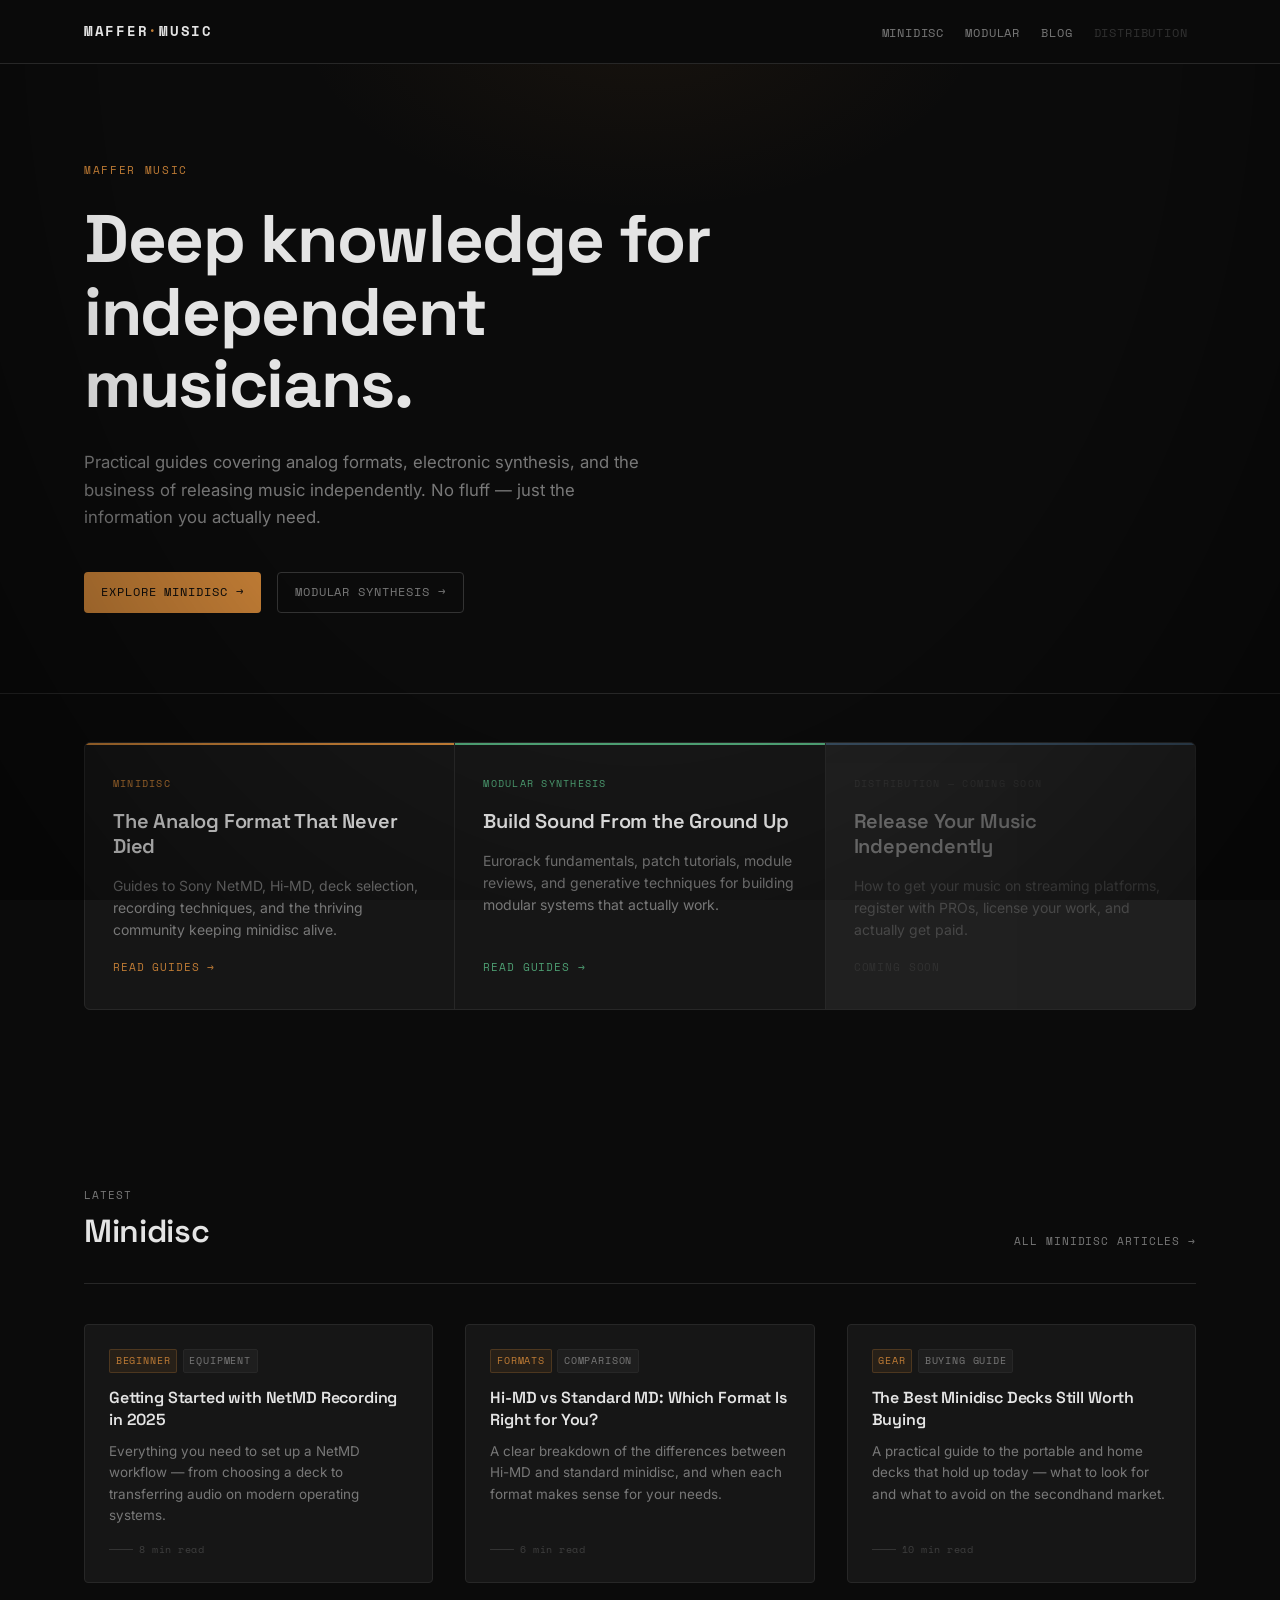
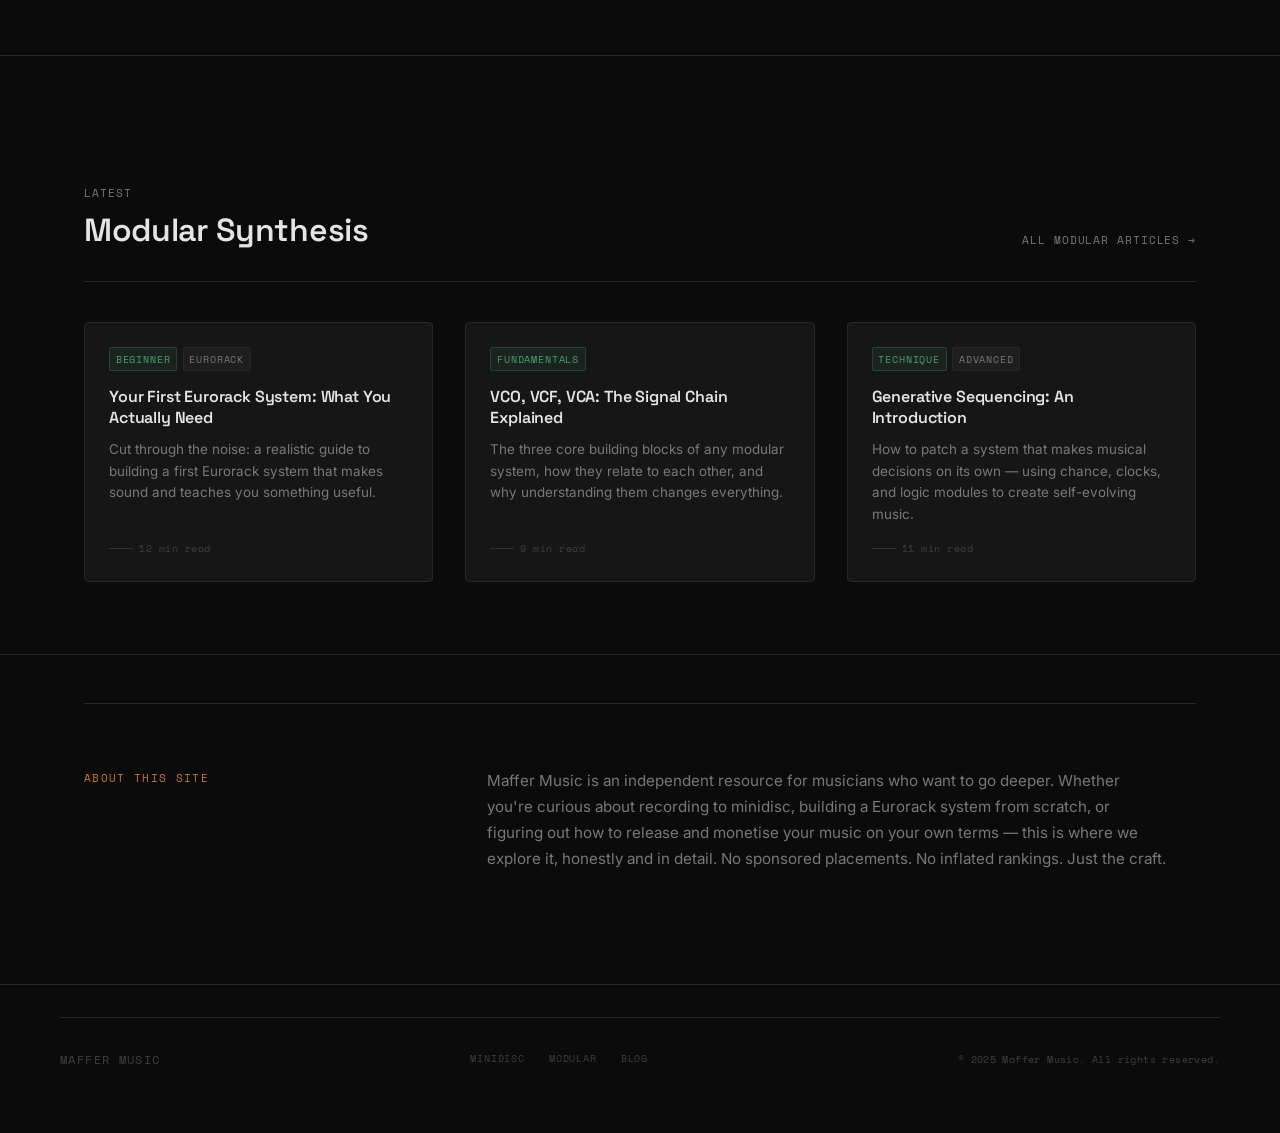
<file: index.html>
<!DOCTYPE html>
<html lang="en">
<head>
  <meta charset="UTF-8">
  <meta name="viewport" content="width=device-width, initial-scale=1.0">
  <title>Maffer Music — Independent Music Knowledge</title>
  <meta name="description" content="In-depth guides for independent musicians. Minidisc recording, modular synthesis, music distribution, and more.">
  <link rel="canonical" href="https://maffermusic.com/">
  <link rel="stylesheet" href="css/style.css">
  <!-- AdSense placeholder — add your ca-pub ID when ready -->
  <!-- <script async src="https://pagead2.googlesyndication.com/pagead/js/adsbygoogle.js?client=ca-pub-XXXXXXXXXXXXXXXX" crossorigin="anonymous"></script> -->
</head>
<body>

  <!-- ── Navigation ───────────────────────────────────────── -->
  <nav class="nav" role="navigation" aria-label="Main navigation">
    <div class="nav__inner">
      <a href="/" class="nav__logo">Maffer<span>·</span>Music</a>
      <ul class="nav__links" id="nav-links" role="list">
        <li><a href="minidisc/" class="nav__link">Minidisc</a></li>
        <li><a href="modular/"  class="nav__link">Modular</a></li>
        <li><a href="blog/"     class="nav__link">Blog</a></li>
        <li><span class="nav__link dim" title="Coming soon">Distribution</span></li>
      </ul>
      <button class="nav__toggle" id="nav-toggle" aria-label="Toggle menu" aria-expanded="false">
        <span></span><span></span><span></span>
      </button>
    </div>
  </nav>

  <!-- ── Hero ─────────────────────────────────────────────── -->
  <section class="hero">
    <div class="container">
      <p class="hero__eyebrow">Maffer Music</p>
      <h1 class="hero__title">Deep knowledge for independent musicians.</h1>
      <p class="hero__sub">
        Practical guides covering analog formats, electronic synthesis, and
        the business of releasing music independently. No fluff — just the
        information you actually need.
      </p>
      <div style="display:flex; gap:1rem; flex-wrap:wrap;">
        <a href="minidisc/" class="hero__cta">Explore Minidisc →</a>
        <a href="modular/"  class="hero__cta hero__cta--ghost">Modular Synthesis →</a>
      </div>
    </div>
  </section>

  <!-- ── Feature Cards ─────────────────────────────────────── -->
  <div class="container">
    <div class="feature-grid">

      <!-- Minidisc -->
      <a href="minidisc/" class="feature-card" aria-label="Go to Minidisc section">
        <div class="feature-card__stripe feature-card__stripe--amber"></div>
        <p class="feature-card__label">Minidisc</p>
        <h2 class="feature-card__title">The Analog Format That Never Died</h2>
        <p class="feature-card__desc">
          Guides to Sony NetMD, Hi-MD, deck selection, recording techniques,
          and the thriving community keeping minidisc alive.
        </p>
        <span class="feature-card__link">Read guides →</span>
      </a>

      <!-- Modular -->
      <a href="modular/" class="feature-card" aria-label="Go to Modular section">
        <div class="feature-card__stripe feature-card__stripe--green"></div>
        <p class="feature-card__label feature-card__label--green">Modular Synthesis</p>
        <h2 class="feature-card__title">Build Sound From the Ground Up</h2>
        <p class="feature-card__desc">
          Eurorack fundamentals, patch tutorials, module reviews, and
          generative techniques for building modular systems that actually work.
        </p>
        <span class="feature-card__link feature-card__link--green">Read guides →</span>
      </a>

      <!-- Distribution (coming soon) -->
      <div class="feature-card dim" aria-hidden="true">
        <div class="feature-card__stripe feature-card__stripe--blue"></div>
        <p class="feature-card__label feature-card__label--dim">Distribution — Coming Soon</p>
        <h2 class="feature-card__title">Release Your Music Independently</h2>
        <p class="feature-card__desc">
          How to get your music on streaming platforms, register with PROs,
          license your work, and actually get paid.
        </p>
        <span class="feature-card__link" style="color:var(--text-dim)">Coming soon</span>
      </div>

    </div>
  </div>

  <!-- ── Latest: Minidisc ──────────────────────────────────── -->
  <section class="section--lg">
    <div class="container">
      <div class="section-header">
        <div>
          <p class="label" style="margin-bottom:0.5rem;">Latest</p>
          <h2 class="section-header__title">Minidisc</h2>
        </div>
        <a href="minidisc/" class="section-header__link">All minidisc articles →</a>
      </div>

      <div class="article-grid">

        <a href="#" class="article-card">
          <div class="article-card__tags">
            <span class="tag tag--amber">Beginner</span>
            <span class="tag">Equipment</span>
          </div>
          <h3 class="article-card__title">Getting Started with NetMD Recording in 2025</h3>
          <p class="article-card__excerpt">
            Everything you need to set up a NetMD workflow — from choosing a deck to
            transferring audio on modern operating systems.
          </p>
          <div class="article-card__meta">8 min read</div>
        </a>

        <a href="#" class="article-card">
          <div class="article-card__tags">
            <span class="tag tag--amber">Formats</span>
            <span class="tag">Comparison</span>
          </div>
          <h3 class="article-card__title">Hi-MD vs Standard MD: Which Format Is Right for You?</h3>
          <p class="article-card__excerpt">
            A clear breakdown of the differences between Hi-MD and standard minidisc,
            and when each format makes sense for your needs.
          </p>
          <div class="article-card__meta">6 min read</div>
        </a>

        <a href="#" class="article-card">
          <div class="article-card__tags">
            <span class="tag tag--amber">Gear</span>
            <span class="tag">Buying Guide</span>
          </div>
          <h3 class="article-card__title">The Best Minidisc Decks Still Worth Buying</h3>
          <p class="article-card__excerpt">
            A practical guide to the portable and home decks that hold up today —
            what to look for and what to avoid on the secondhand market.
          </p>
          <div class="article-card__meta">10 min read</div>
        </a>

      </div>
    </div>
  </section>

  <!-- ── Latest: Modular ───────────────────────────────────── -->
  <section class="section--lg" style="border-top: 1px solid var(--border);">
    <div class="container">
      <div class="section-header">
        <div>
          <p class="label" style="margin-bottom:0.5rem;">Latest</p>
          <h2 class="section-header__title">Modular Synthesis</h2>
        </div>
        <a href="modular/" class="section-header__link">All modular articles →</a>
      </div>

      <div class="article-grid">

        <a href="#" class="article-card">
          <div class="article-card__tags">
            <span class="tag tag--green">Beginner</span>
            <span class="tag">Eurorack</span>
          </div>
          <h3 class="article-card__title">Your First Eurorack System: What You Actually Need</h3>
          <p class="article-card__excerpt">
            Cut through the noise: a realistic guide to building a first Eurorack
            system that makes sound and teaches you something useful.
          </p>
          <div class="article-card__meta">12 min read</div>
        </a>

        <a href="#" class="article-card">
          <div class="article-card__tags">
            <span class="tag tag--green">Fundamentals</span>
          </div>
          <h3 class="article-card__title">VCO, VCF, VCA: The Signal Chain Explained</h3>
          <p class="article-card__excerpt">
            The three core building blocks of any modular system, how they relate
            to each other, and why understanding them changes everything.
          </p>
          <div class="article-card__meta">9 min read</div>
        </a>

        <a href="#" class="article-card">
          <div class="article-card__tags">
            <span class="tag tag--green">Technique</span>
            <span class="tag">Advanced</span>
          </div>
          <h3 class="article-card__title">Generative Sequencing: An Introduction</h3>
          <p class="article-card__excerpt">
            How to patch a system that makes musical decisions on its own —
            using chance, clocks, and logic modules to create self-evolving music.
          </p>
          <div class="article-card__meta">11 min read</div>
        </a>

      </div>
    </div>
  </section>

  <!-- ── About Strip ───────────────────────────────────────── -->
  <section class="section" style="border-top: 1px solid var(--border);">
    <div class="container">
      <div class="about-strip">
        <p class="about-strip__label">About this site</p>
        <p class="about-strip__text">
          Maffer Music is an independent resource for musicians who want to go deeper.
          Whether you're curious about recording to minidisc, building a Eurorack system
          from scratch, or figuring out how to release and monetise your music on your
          own terms — this is where we explore it, honestly and in detail.
          No sponsored placements. No inflated rankings. Just the craft.
        </p>
      </div>
    </div>
  </section>

  <!-- ── Footer ────────────────────────────────────────────── -->
  <footer style="border-top: 1px solid var(--border); padding: 2rem 0;">
    <div class="container footer">
      <span class="footer__logo">Maffer Music</span>
      <nav class="footer__links" aria-label="Footer navigation">
        <a href="minidisc/"    class="footer__link">Minidisc</a>
        <a href="modular/"     class="footer__link">Modular</a>
        <a href="blog/"        class="footer__link">Blog</a>
      </nav>
      <span class="footer__copy">&copy; 2025 Maffer Music. All rights reserved.</span>
    </div>
  </footer>

  <script src="js/main.js"></script>
</body>
</html>
</file>
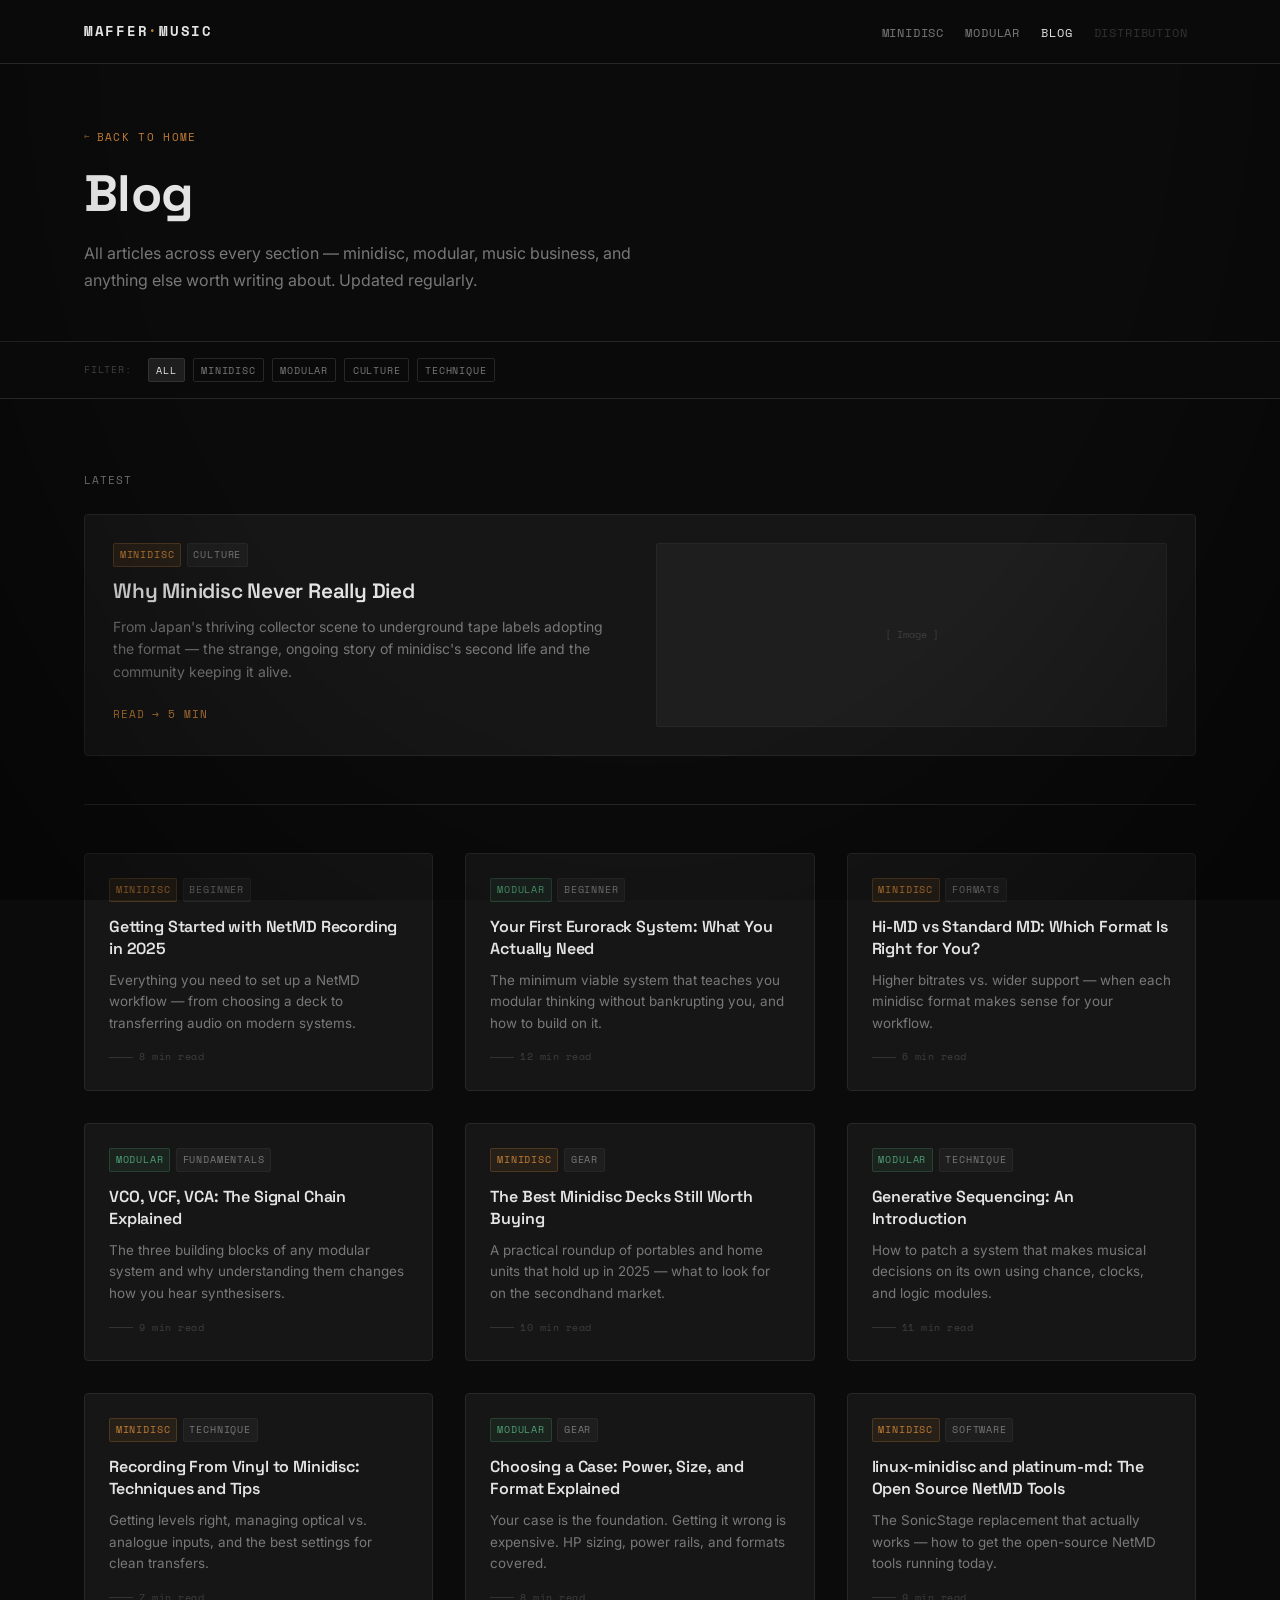
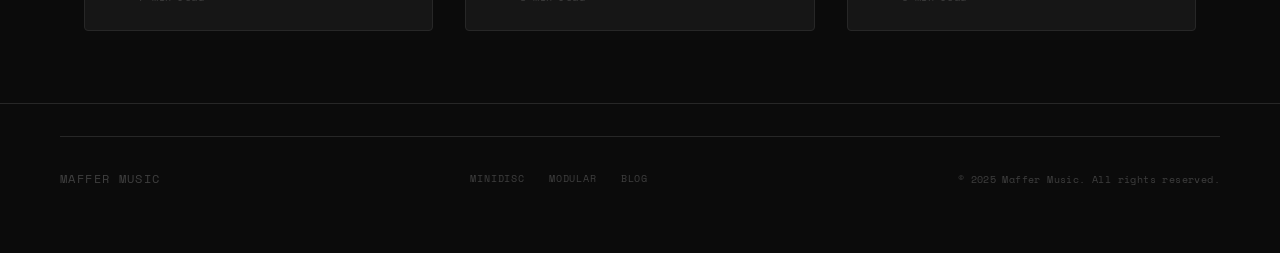
<file: blog/index.html>
<!DOCTYPE html>
<html lang="en">
<head>
  <meta charset="UTF-8">
  <meta name="viewport" content="width=device-width, initial-scale=1.0">
  <title>Blog — Maffer Music</title>
  <meta name="description" content="Articles on independent music, analog recording, electronic synthesis, and the business of making music on your own terms.">
  <link rel="canonical" href="https://maffermusic.com/blog/">
  <link rel="stylesheet" href="../css/style.css">
</head>
<body>

  <!-- ── Navigation ───────────────────────────────────────── -->
  <nav class="nav" role="navigation" aria-label="Main navigation">
    <div class="nav__inner">
      <a href="/" class="nav__logo">Maffer<span>·</span>Music</a>
      <ul class="nav__links" id="nav-links" role="list">
        <li><a href="/minidisc/" class="nav__link">Minidisc</a></li>
        <li><a href="/modular/"  class="nav__link">Modular</a></li>
        <li><a href="/blog/"     class="nav__link active">Blog</a></li>
        <li><span class="nav__link dim" title="Coming soon">Distribution</span></li>
      </ul>
      <button class="nav__toggle" id="nav-toggle" aria-label="Toggle menu" aria-expanded="false">
        <span></span><span></span><span></span>
      </button>
    </div>
  </nav>

  <!-- ── Page Hero ─────────────────────────────────────────── -->
  <section class="page-hero">
    <div class="container">
      <p class="page-hero__label">
        <a href="/" style="color: inherit; text-decoration:none;">Back to home</a>
      </p>
      <h1 class="page-hero__title">Blog</h1>
      <p class="page-hero__desc">
        All articles across every section — minidisc, modular, music business,
        and anything else worth writing about. Updated regularly.
      </p>
    </div>
  </section>

  <!-- ── Filter Bar ────────────────────────────────────────── -->
  <div style="border-bottom: 1px solid var(--border); padding: 1rem 0; position: sticky; top: 64px; background: rgba(11,11,11,0.92); backdrop-filter: blur(12px); z-index: 50;">
    <div class="container" style="display:flex; gap:0.5rem; flex-wrap:wrap; align-items:center;">
      <span style="font-family:var(--font-mono); font-size:0.65rem; color:var(--text-dim); letter-spacing:0.08em; text-transform:uppercase; margin-right:0.5rem;">Filter:</span>
      <button class="filter-btn filter-btn--active" data-filter="all">All</button>
      <button class="filter-btn" data-filter="minidisc">Minidisc</button>
      <button class="filter-btn" data-filter="modular">Modular</button>
      <button class="filter-btn" data-filter="culture">Culture</button>
      <button class="filter-btn" data-filter="technique">Technique</button>
    </div>
  </div>

  <style>
    .filter-btn {
      font-family: var(--font-mono);
      font-size: 0.65rem;
      letter-spacing: 0.08em;
      text-transform: uppercase;
      color: var(--text-muted);
      background: none;
      border: 1px solid var(--border);
      border-radius: 2px;
      padding: 0.3em 0.7em;
      cursor: pointer;
      transition: all 0.15s;
    }
    .filter-btn:hover { color: var(--text); border-color: var(--border-2); background: var(--surface); }
    .filter-btn--active { color: var(--text); border-color: var(--border-2); background: var(--surface-2); }
  </style>

  <!-- ── All Articles ───────────────────────────────────────── -->
  <section class="section--lg">
    <div class="container">

      <!-- Latest / Featured -->
      <div style="margin-bottom:3rem;">
        <p class="label" style="margin-bottom: 1.5rem;">Latest</p>

        <a href="#" style="display:grid; grid-template-columns: 1fr 1fr; gap: 2rem; padding: 1.75rem; background: var(--surface); border: 1px solid var(--border); border-radius: 4px; margin-bottom: 1px; transition: background 0.2s;" onmouseover="this.style.background='var(--surface-2)'" onmouseout="this.style.background='var(--surface)'">
          <div>
            <div style="display:flex; gap:0.35rem; margin-bottom:0.75rem;">
              <span class="tag tag--amber">Minidisc</span>
              <span class="tag">Culture</span>
            </div>
            <h2 style="font-size:1.3rem; font-weight:600; line-height:1.2; margin-bottom:0.75rem;">Why Minidisc Never Really Died</h2>
            <p style="font-size:0.875rem; color:var(--text-muted); line-height:1.6; margin-bottom:1rem;">
              From Japan's thriving collector scene to underground tape labels adopting the format —
              the strange, ongoing story of minidisc's second life and the community keeping it alive.
            </p>
            <span style="font-family:var(--font-mono); font-size:0.68rem; letter-spacing:0.08em; text-transform:uppercase; color:var(--accent);">Read → 5 min</span>
          </div>
          <div style="background:var(--surface-2); border: 1px solid var(--border); border-radius:2px; display:flex; align-items:center; justify-content:center; font-family:var(--font-mono); font-size:0.65rem; color:var(--text-dim);" aria-hidden="true">[ Image ]</div>
        </a>
      </div>

      <hr class="divider">

      <!-- Article Grid — All -->
      <div class="article-grid">

        <a href="#" class="article-card">
          <div class="article-card__tags">
            <span class="tag tag--amber">Minidisc</span>
            <span class="tag">Beginner</span>
          </div>
          <h3 class="article-card__title">Getting Started with NetMD Recording in 2025</h3>
          <p class="article-card__excerpt">Everything you need to set up a NetMD workflow — from choosing a deck to transferring audio on modern systems.</p>
          <div class="article-card__meta">8 min read</div>
        </a>

        <a href="#" class="article-card">
          <div class="article-card__tags">
            <span class="tag tag--green">Modular</span>
            <span class="tag">Beginner</span>
          </div>
          <h3 class="article-card__title">Your First Eurorack System: What You Actually Need</h3>
          <p class="article-card__excerpt">The minimum viable system that teaches you modular thinking without bankrupting you, and how to build on it.</p>
          <div class="article-card__meta">12 min read</div>
        </a>

        <a href="#" class="article-card">
          <div class="article-card__tags">
            <span class="tag tag--amber">Minidisc</span>
            <span class="tag">Formats</span>
          </div>
          <h3 class="article-card__title">Hi-MD vs Standard MD: Which Format Is Right for You?</h3>
          <p class="article-card__excerpt">Higher bitrates vs. wider support — when each minidisc format makes sense for your workflow.</p>
          <div class="article-card__meta">6 min read</div>
        </a>

        <a href="#" class="article-card">
          <div class="article-card__tags">
            <span class="tag tag--green">Modular</span>
            <span class="tag">Fundamentals</span>
          </div>
          <h3 class="article-card__title">VCO, VCF, VCA: The Signal Chain Explained</h3>
          <p class="article-card__excerpt">The three building blocks of any modular system and why understanding them changes how you hear synthesisers.</p>
          <div class="article-card__meta">9 min read</div>
        </a>

        <a href="#" class="article-card">
          <div class="article-card__tags">
            <span class="tag tag--amber">Minidisc</span>
            <span class="tag">Gear</span>
          </div>
          <h3 class="article-card__title">The Best Minidisc Decks Still Worth Buying</h3>
          <p class="article-card__excerpt">A practical roundup of portables and home units that hold up in 2025 — what to look for on the secondhand market.</p>
          <div class="article-card__meta">10 min read</div>
        </a>

        <a href="#" class="article-card">
          <div class="article-card__tags">
            <span class="tag tag--green">Modular</span>
            <span class="tag">Technique</span>
          </div>
          <h3 class="article-card__title">Generative Sequencing: An Introduction</h3>
          <p class="article-card__excerpt">How to patch a system that makes musical decisions on its own using chance, clocks, and logic modules.</p>
          <div class="article-card__meta">11 min read</div>
        </a>

        <a href="#" class="article-card">
          <div class="article-card__tags">
            <span class="tag tag--amber">Minidisc</span>
            <span class="tag">Technique</span>
          </div>
          <h3 class="article-card__title">Recording From Vinyl to Minidisc: Techniques and Tips</h3>
          <p class="article-card__excerpt">Getting levels right, managing optical vs. analogue inputs, and the best settings for clean transfers.</p>
          <div class="article-card__meta">7 min read</div>
        </a>

        <a href="#" class="article-card">
          <div class="article-card__tags">
            <span class="tag tag--green">Modular</span>
            <span class="tag">Gear</span>
          </div>
          <h3 class="article-card__title">Choosing a Case: Power, Size, and Format Explained</h3>
          <p class="article-card__excerpt">Your case is the foundation. Getting it wrong is expensive. HP sizing, power rails, and formats covered.</p>
          <div class="article-card__meta">8 min read</div>
        </a>

        <a href="#" class="article-card">
          <div class="article-card__tags">
            <span class="tag tag--amber">Minidisc</span>
            <span class="tag">Software</span>
          </div>
          <h3 class="article-card__title">linux-minidisc and platinum-md: The Open Source NetMD Tools</h3>
          <p class="article-card__excerpt">The SonicStage replacement that actually works — how to get the open-source NetMD tools running today.</p>
          <div class="article-card__meta">9 min read</div>
        </a>

      </div>
    </div>
  </section>

  <!-- ── Footer ────────────────────────────────────────────── -->
  <footer style="border-top: 1px solid var(--border); padding: 2rem 0;">
    <div class="container footer">
      <span class="footer__logo">Maffer Music</span>
      <nav class="footer__links" aria-label="Footer navigation">
        <a href="/minidisc/"   class="footer__link">Minidisc</a>
        <a href="/modular/"    class="footer__link">Modular</a>
        <a href="/blog/"       class="footer__link">Blog</a>
      </nav>
      <span class="footer__copy">&copy; 2025 Maffer Music. All rights reserved.</span>
    </div>
  </footer>

  <script src="../js/main.js"></script>
</body>
</html>
</file>
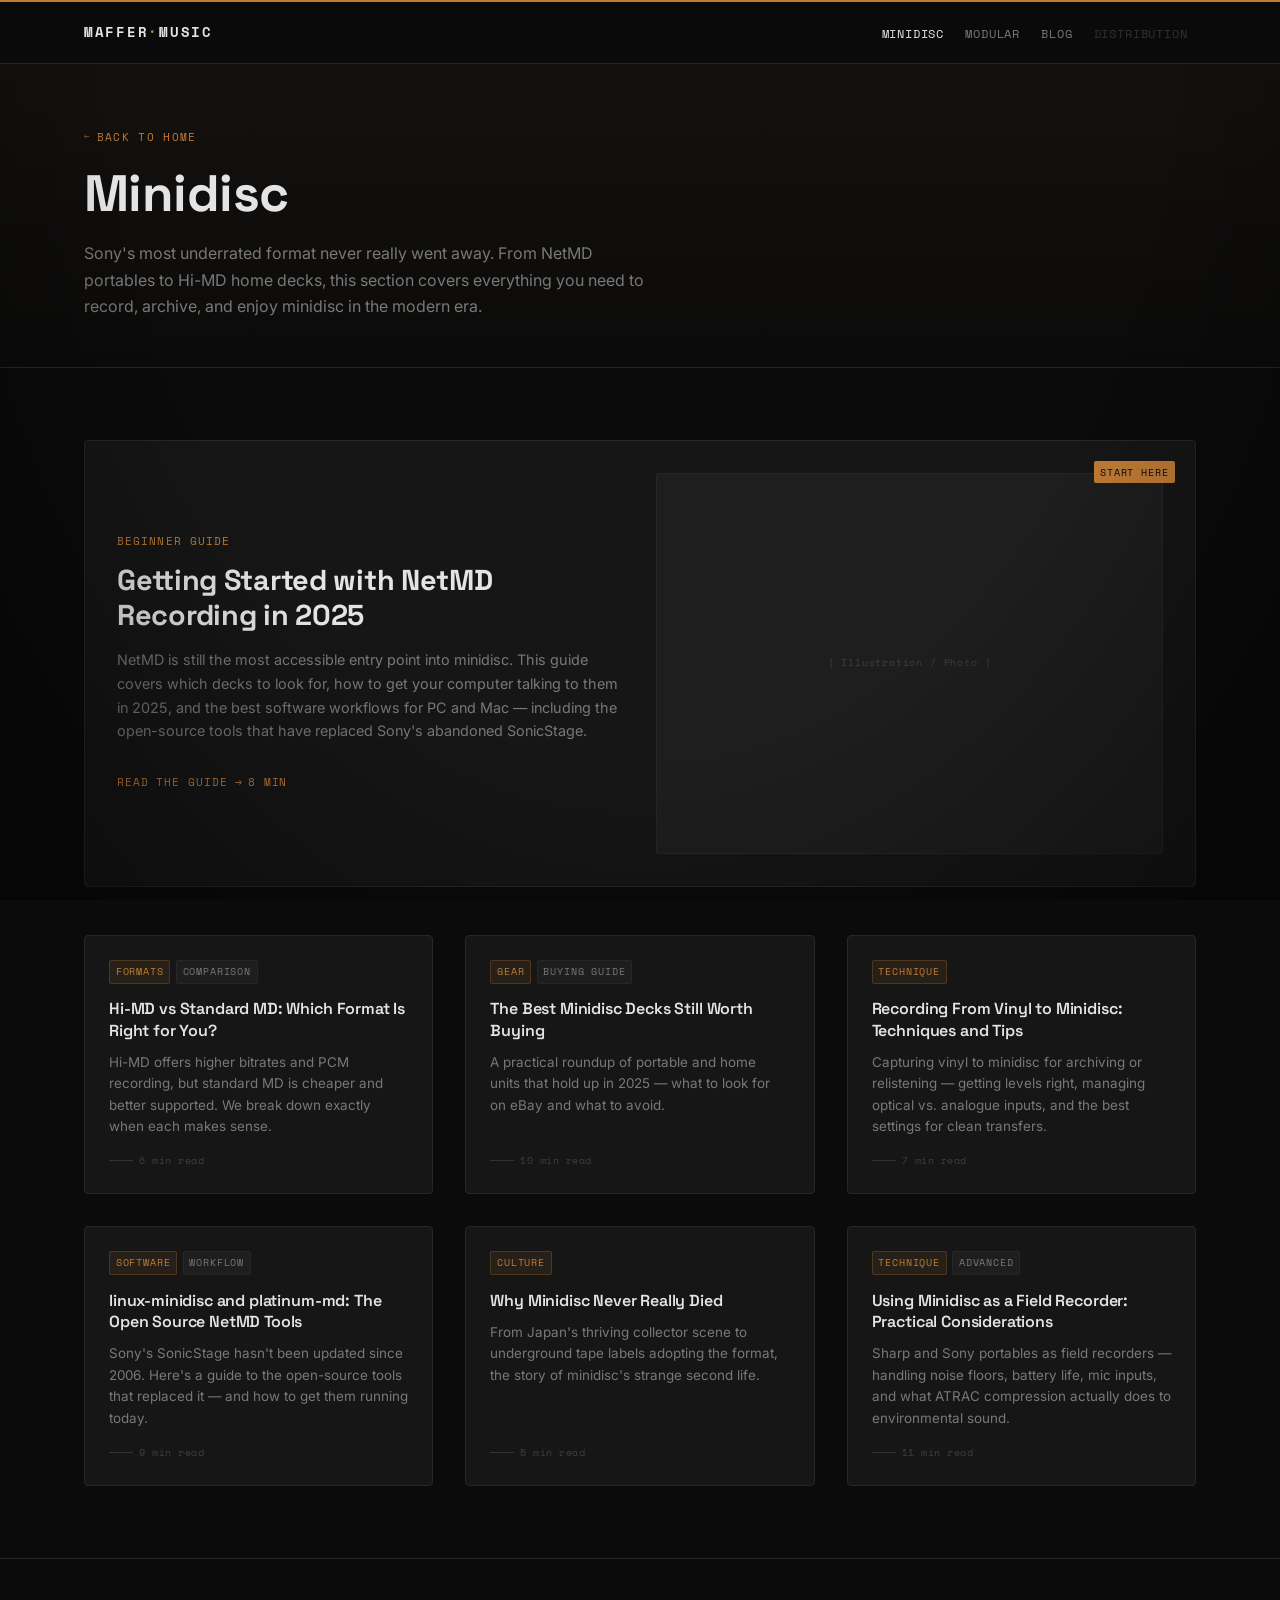
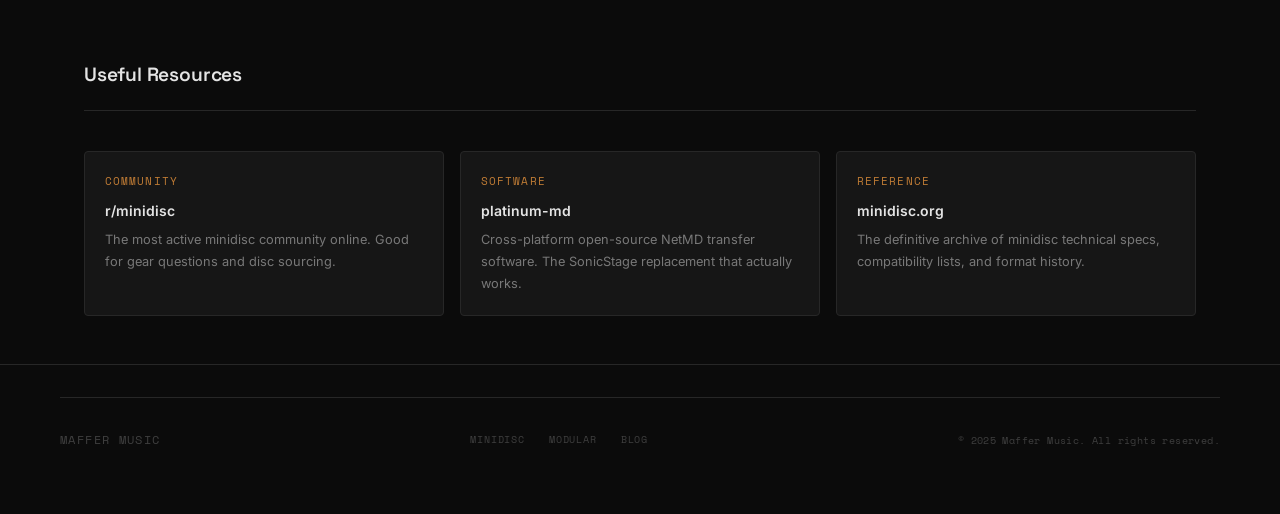
<file: minidisc/index.html>
<!DOCTYPE html>
<html lang="en">
<head>
  <meta charset="UTF-8">
  <meta name="viewport" content="width=device-width, initial-scale=1.0">
  <title>Minidisc — Maffer Music</title>
  <meta name="description" content="In-depth guides to minidisc recording: NetMD, Hi-MD, deck selection, recording techniques, and the modern minidisc workflow.">
  <link rel="canonical" href="https://maffermusic.com/minidisc/">
  <link rel="stylesheet" href="../css/style.css">
</head>
<body>

  <!-- ── Navigation ───────────────────────────────────────── -->
  <nav class="nav section-stripe--amber" role="navigation" aria-label="Main navigation">
    <div class="nav__inner">
      <a href="/" class="nav__logo">Maffer<span>·</span>Music</a>
      <ul class="nav__links" id="nav-links" role="list">
        <li><a href="/minidisc/" class="nav__link active">Minidisc</a></li>
        <li><a href="/modular/"  class="nav__link">Modular</a></li>
        <li><a href="/blog/"     class="nav__link">Blog</a></li>
        <li><span class="nav__link dim" title="Coming soon">Distribution</span></li>
      </ul>
      <button class="nav__toggle" id="nav-toggle" aria-label="Toggle menu" aria-expanded="false">
        <span></span><span></span><span></span>
      </button>
    </div>
  </nav>

  <!-- ── Page Hero ─────────────────────────────────────────── -->
  <section class="page-hero" style="background: linear-gradient(to bottom, rgba(192,124,53,0.05), transparent);">
    <div class="container">
      <p class="page-hero__label">
        <a href="/" style="color: inherit; text-decoration:none;">Back to home</a>
      </p>
      <h1 class="page-hero__title">Minidisc</h1>
      <p class="page-hero__desc">
        Sony's most underrated format never really went away. From NetMD portables
        to Hi-MD home decks, this section covers everything you need to record,
        archive, and enjoy minidisc in the modern era.
      </p>
    </div>
  </section>

  <!-- ── Featured Article ──────────────────────────────────── -->
  <section class="section--lg">
    <div class="container">

      <a href="#" class="featured-article">
        <div class="featured-article__badge">Start Here</div>
        <div>
          <p class="featured-article__label">Beginner Guide</p>
          <h2 class="featured-article__title">Getting Started with NetMD Recording in 2025</h2>
          <p class="featured-article__desc">
            NetMD is still the most accessible entry point into minidisc. This guide covers
            which decks to look for, how to get your computer talking to them in 2025, and
            the best software workflows for PC and Mac — including the open-source tools
            that have replaced Sony's abandoned SonicStage.
          </p>
          <span class="featured-article__cta">Read the guide → <span aria-hidden="true">8 min</span></span>
        </div>
        <div class="featured-article__visual" aria-hidden="true">
          [ Illustration / Photo ]
        </div>
      </a>

      <!-- Article Grid -->
      <div class="article-grid">

        <a href="#" class="article-card">
          <div class="article-card__tags">
            <span class="tag tag--amber">Formats</span>
            <span class="tag">Comparison</span>
          </div>
          <h3 class="article-card__title">Hi-MD vs Standard MD: Which Format Is Right for You?</h3>
          <p class="article-card__excerpt">
            Hi-MD offers higher bitrates and PCM recording, but standard MD
            is cheaper and better supported. We break down exactly when each makes sense.
          </p>
          <div class="article-card__meta">6 min read</div>
        </a>

        <a href="#" class="article-card">
          <div class="article-card__tags">
            <span class="tag tag--amber">Gear</span>
            <span class="tag">Buying Guide</span>
          </div>
          <h3 class="article-card__title">The Best Minidisc Decks Still Worth Buying</h3>
          <p class="article-card__excerpt">
            A practical roundup of portable and home units that hold up in 2025 —
            what to look for on eBay and what to avoid.
          </p>
          <div class="article-card__meta">10 min read</div>
        </a>

        <a href="#" class="article-card">
          <div class="article-card__tags">
            <span class="tag tag--amber">Technique</span>
          </div>
          <h3 class="article-card__title">Recording From Vinyl to Minidisc: Techniques and Tips</h3>
          <p class="article-card__excerpt">
            Capturing vinyl to minidisc for archiving or relistening — getting
            levels right, managing optical vs. analogue inputs, and the best
            settings for clean transfers.
          </p>
          <div class="article-card__meta">7 min read</div>
        </a>

        <a href="#" class="article-card">
          <div class="article-card__tags">
            <span class="tag tag--amber">Software</span>
            <span class="tag">Workflow</span>
          </div>
          <h3 class="article-card__title">linux-minidisc and platinum-md: The Open Source NetMD Tools</h3>
          <p class="article-card__excerpt">
            Sony's SonicStage hasn't been updated since 2006. Here's a guide to the
            open-source tools that replaced it — and how to get them running today.
          </p>
          <div class="article-card__meta">9 min read</div>
        </a>

        <a href="#" class="article-card">
          <div class="article-card__tags">
            <span class="tag tag--amber">Culture</span>
          </div>
          <h3 class="article-card__title">Why Minidisc Never Really Died</h3>
          <p class="article-card__excerpt">
            From Japan's thriving collector scene to underground tape labels
            adopting the format, the story of minidisc's strange second life.
          </p>
          <div class="article-card__meta">5 min read</div>
        </a>

        <a href="#" class="article-card">
          <div class="article-card__tags">
            <span class="tag tag--amber">Technique</span>
            <span class="tag">Advanced</span>
          </div>
          <h3 class="article-card__title">Using Minidisc as a Field Recorder: Practical Considerations</h3>
          <p class="article-card__excerpt">
            Sharp and Sony portables as field recorders — handling noise floors,
            battery life, mic inputs, and what ATRAC compression actually does
            to environmental sound.
          </p>
          <div class="article-card__meta">11 min read</div>
        </a>

      </div>
    </div>
  </section>

  <!-- ── Resources Section ─────────────────────────────────── -->
  <section class="section" style="border-top: 1px solid var(--border);">
    <div class="container">
      <div class="section-header" style="border-bottom: 1px solid var(--border); padding-bottom:1.5rem;">
        <h2 class="section-header__title" style="font-size:1.2rem;">Useful Resources</h2>
      </div>
      <div style="display: grid; grid-template-columns: repeat(3, 1fr); gap: 1rem; margin-top: 2rem;">
        <div style="padding: 1.25rem; background: var(--surface); border: 1px solid var(--border); border-radius: 4px;">
          <p class="label" style="margin-bottom:0.5rem; color: var(--accent);">Community</p>
          <p style="font-size:0.875rem; font-weight:600; margin-bottom:0.4rem;">r/minidisc</p>
          <p style="font-size:0.8rem; color:var(--text-muted);">The most active minidisc community online. Good for gear questions and disc sourcing.</p>
        </div>
        <div style="padding: 1.25rem; background: var(--surface); border: 1px solid var(--border); border-radius: 4px;">
          <p class="label" style="margin-bottom:0.5rem; color: var(--accent);">Software</p>
          <p style="font-size:0.875rem; font-weight:600; margin-bottom:0.4rem;">platinum-md</p>
          <p style="font-size:0.8rem; color:var(--text-muted);">Cross-platform open-source NetMD transfer software. The SonicStage replacement that actually works.</p>
        </div>
        <div style="padding: 1.25rem; background: var(--surface); border: 1px solid var(--border); border-radius: 4px;">
          <p class="label" style="margin-bottom:0.5rem; color: var(--accent);">Reference</p>
          <p style="font-size:0.875rem; font-weight:600; margin-bottom:0.4rem;">minidisc.org</p>
          <p style="font-size:0.8rem; color:var(--text-muted);">The definitive archive of minidisc technical specs, compatibility lists, and format history.</p>
        </div>
      </div>
    </div>
  </section>

  <!-- ── Footer ────────────────────────────────────────────── -->
  <footer style="border-top: 1px solid var(--border); padding: 2rem 0;">
    <div class="container footer">
      <span class="footer__logo">Maffer Music</span>
      <nav class="footer__links" aria-label="Footer navigation">
        <a href="/minidisc/"   class="footer__link">Minidisc</a>
        <a href="/modular/"    class="footer__link">Modular</a>
        <a href="/blog/"       class="footer__link">Blog</a>
      </nav>
      <span class="footer__copy">&copy; 2025 Maffer Music. All rights reserved.</span>
    </div>
  </footer>

  <script src="../js/main.js"></script>
</body>
</html>
</file>
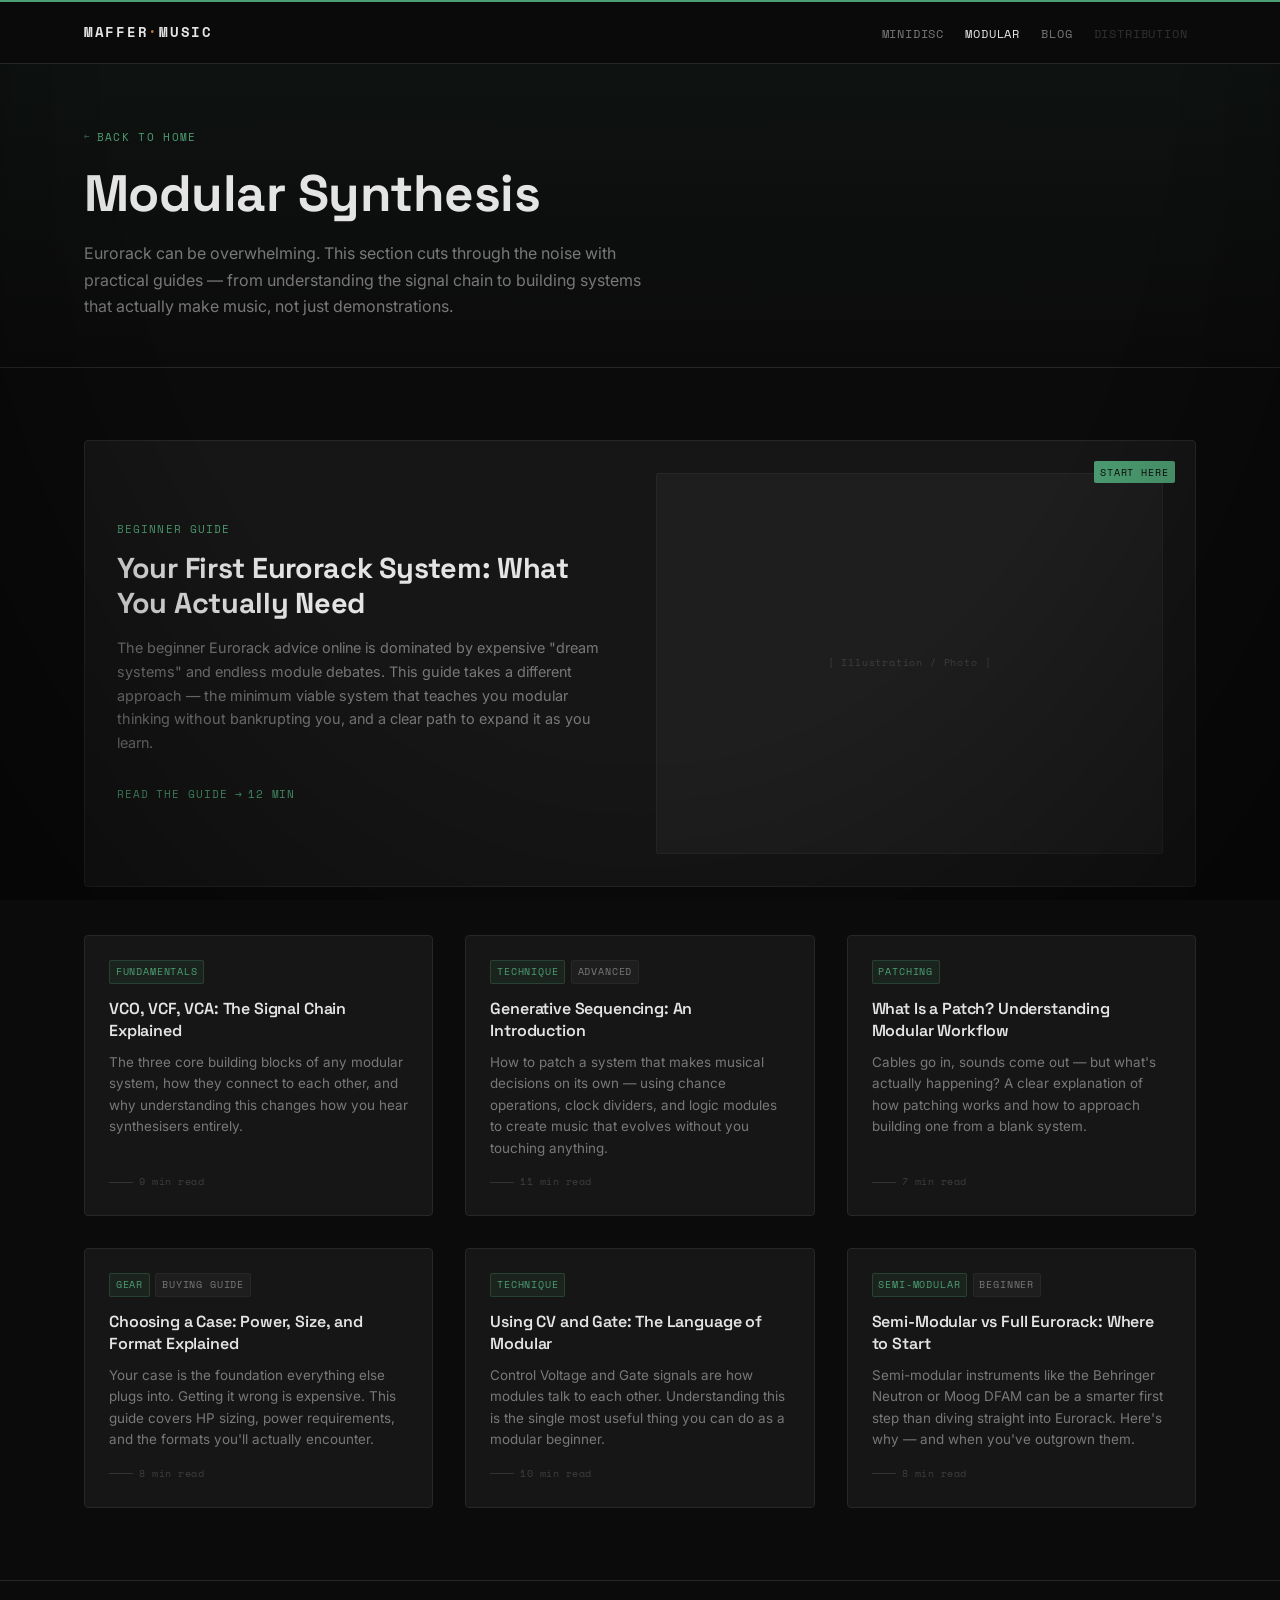
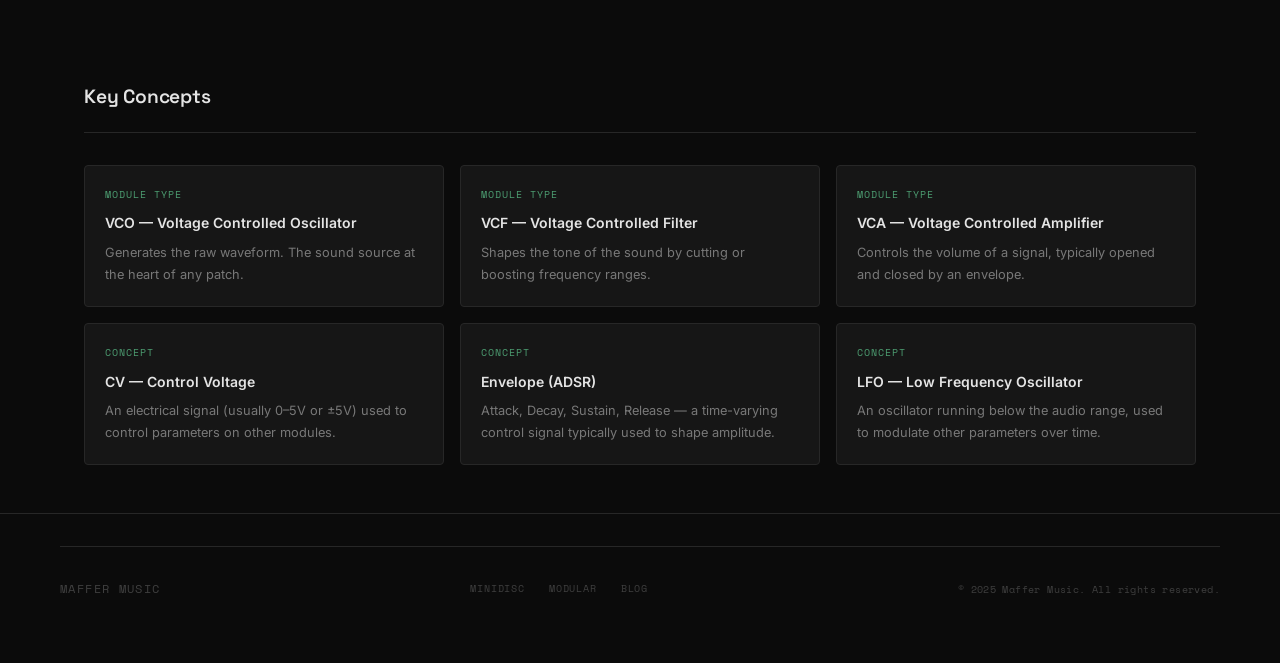
<file: modular/index.html>
<!DOCTYPE html>
<html lang="en">
<head>
  <meta charset="UTF-8">
  <meta name="viewport" content="width=device-width, initial-scale=1.0">
  <title>Modular Synthesis — Maffer Music</title>
  <meta name="description" content="Eurorack guides for beginners and beyond — signal chains, patch tutorials, module reviews, and generative synthesis techniques.">
  <link rel="canonical" href="https://maffermusic.com/modular/">
  <link rel="stylesheet" href="../css/style.css">
</head>
<body>

  <!-- ── Navigation ───────────────────────────────────────── -->
  <nav class="nav section-stripe--green" role="navigation" aria-label="Main navigation">
    <div class="nav__inner">
      <a href="/" class="nav__logo">Maffer<span>·</span>Music</a>
      <ul class="nav__links" id="nav-links" role="list">
        <li><a href="/minidisc/" class="nav__link">Minidisc</a></li>
        <li><a href="/modular/"  class="nav__link active">Modular</a></li>
        <li><a href="/blog/"     class="nav__link">Blog</a></li>
        <li><span class="nav__link dim" title="Coming soon">Distribution</span></li>
      </ul>
      <button class="nav__toggle" id="nav-toggle" aria-label="Toggle menu" aria-expanded="false">
        <span></span><span></span><span></span>
      </button>
    </div>
  </nav>

  <!-- ── Page Hero ─────────────────────────────────────────── -->
  <section class="page-hero" style="background: linear-gradient(to bottom, rgba(77,158,114,0.05), transparent);">
    <div class="container">
      <p class="page-hero__label page-hero__label--green">
        <a href="/" style="color: inherit; text-decoration:none;">Back to home</a>
      </p>
      <h1 class="page-hero__title">Modular Synthesis</h1>
      <p class="page-hero__desc">
        Eurorack can be overwhelming. This section cuts through the noise with
        practical guides — from understanding the signal chain to building
        systems that actually make music, not just demonstrations.
      </p>
    </div>
  </section>

  <!-- ── Featured Article ──────────────────────────────────── -->
  <section class="section--lg">
    <div class="container">

      <a href="#" class="featured-article">
        <div class="featured-article__badge featured-article__badge--green">Start Here</div>
        <div>
          <p class="featured-article__label featured-article__label--green">Beginner Guide</p>
          <h2 class="featured-article__title">Your First Eurorack System: What You Actually Need</h2>
          <p class="featured-article__desc">
            The beginner Eurorack advice online is dominated by expensive "dream systems"
            and endless module debates. This guide takes a different approach — the
            minimum viable system that teaches you modular thinking without bankrupting you,
            and a clear path to expand it as you learn.
          </p>
          <span class="featured-article__cta featured-article__cta--green">Read the guide → <span aria-hidden="true">12 min</span></span>
        </div>
        <div class="featured-article__visual" aria-hidden="true">
          [ Illustration / Photo ]
        </div>
      </a>

      <!-- Article Grid -->
      <div class="article-grid">

        <a href="#" class="article-card">
          <div class="article-card__tags">
            <span class="tag tag--green">Fundamentals</span>
          </div>
          <h3 class="article-card__title">VCO, VCF, VCA: The Signal Chain Explained</h3>
          <p class="article-card__excerpt">
            The three core building blocks of any modular system, how they connect to each
            other, and why understanding this changes how you hear synthesisers entirely.
          </p>
          <div class="article-card__meta">9 min read</div>
        </a>

        <a href="#" class="article-card">
          <div class="article-card__tags">
            <span class="tag tag--green">Technique</span>
            <span class="tag">Advanced</span>
          </div>
          <h3 class="article-card__title">Generative Sequencing: An Introduction</h3>
          <p class="article-card__excerpt">
            How to patch a system that makes musical decisions on its own — using
            chance operations, clock dividers, and logic modules to create music that
            evolves without you touching anything.
          </p>
          <div class="article-card__meta">11 min read</div>
        </a>

        <a href="#" class="article-card">
          <div class="article-card__tags">
            <span class="tag tag--green">Patching</span>
          </div>
          <h3 class="article-card__title">What Is a Patch? Understanding Modular Workflow</h3>
          <p class="article-card__excerpt">
            Cables go in, sounds come out — but what's actually happening? A clear
            explanation of how patching works and how to approach building one
            from a blank system.
          </p>
          <div class="article-card__meta">7 min read</div>
        </a>

        <a href="#" class="article-card">
          <div class="article-card__tags">
            <span class="tag tag--green">Gear</span>
            <span class="tag">Buying Guide</span>
          </div>
          <h3 class="article-card__title">Choosing a Case: Power, Size, and Format Explained</h3>
          <p class="article-card__excerpt">
            Your case is the foundation everything else plugs into. Getting it wrong
            is expensive. This guide covers HP sizing, power requirements, and the
            formats you'll actually encounter.
          </p>
          <div class="article-card__meta">8 min read</div>
        </a>

        <a href="#" class="article-card">
          <div class="article-card__tags">
            <span class="tag tag--green">Technique</span>
          </div>
          <h3 class="article-card__title">Using CV and Gate: The Language of Modular</h3>
          <p class="article-card__excerpt">
            Control Voltage and Gate signals are how modules talk to each other.
            Understanding this is the single most useful thing you can do as a
            modular beginner.
          </p>
          <div class="article-card__meta">10 min read</div>
        </a>

        <a href="#" class="article-card">
          <div class="article-card__tags">
            <span class="tag tag--green">Semi-Modular</span>
            <span class="tag">Beginner</span>
          </div>
          <h3 class="article-card__title">Semi-Modular vs Full Eurorack: Where to Start</h3>
          <p class="article-card__excerpt">
            Semi-modular instruments like the Behringer Neutron or Moog DFAM can be
            a smarter first step than diving straight into Eurorack. Here's why —
            and when you've outgrown them.
          </p>
          <div class="article-card__meta">8 min read</div>
        </a>

      </div>
    </div>
  </section>

  <!-- ── Concepts Glossary ─────────────────────────────────── -->
  <section class="section" style="border-top: 1px solid var(--border);">
    <div class="container">
      <div class="section-header" style="border-bottom: 1px solid var(--border); padding-bottom:1.5rem; margin-bottom:2rem;">
        <h2 class="section-header__title" style="font-size:1.2rem;">Key Concepts</h2>
      </div>
      <div style="display: grid; grid-template-columns: repeat(3, 1fr); gap: 1rem;">

        <div style="padding: 1.25rem; background: var(--surface); border: 1px solid var(--border); border-radius: 4px;">
          <p style="font-family: var(--font-mono); font-size: 0.65rem; color: var(--green); letter-spacing: 0.1em; text-transform: uppercase; margin-bottom: 0.5rem;">Module Type</p>
          <p style="font-size:0.875rem; font-weight:600; margin-bottom:0.4rem;">VCO — Voltage Controlled Oscillator</p>
          <p style="font-size:0.8rem; color:var(--text-muted);">Generates the raw waveform. The sound source at the heart of any patch.</p>
        </div>

        <div style="padding: 1.25rem; background: var(--surface); border: 1px solid var(--border); border-radius: 4px;">
          <p style="font-family: var(--font-mono); font-size: 0.65rem; color: var(--green); letter-spacing: 0.1em; text-transform: uppercase; margin-bottom: 0.5rem;">Module Type</p>
          <p style="font-size:0.875rem; font-weight:600; margin-bottom:0.4rem;">VCF — Voltage Controlled Filter</p>
          <p style="font-size:0.8rem; color:var(--text-muted);">Shapes the tone of the sound by cutting or boosting frequency ranges.</p>
        </div>

        <div style="padding: 1.25rem; background: var(--surface); border: 1px solid var(--border); border-radius: 4px;">
          <p style="font-family: var(--font-mono); font-size: 0.65rem; color: var(--green); letter-spacing: 0.1em; text-transform: uppercase; margin-bottom: 0.5rem;">Module Type</p>
          <p style="font-size:0.875rem; font-weight:600; margin-bottom:0.4rem;">VCA — Voltage Controlled Amplifier</p>
          <p style="font-size:0.8rem; color:var(--text-muted);">Controls the volume of a signal, typically opened and closed by an envelope.</p>
        </div>

        <div style="padding: 1.25rem; background: var(--surface); border: 1px solid var(--border); border-radius: 4px;">
          <p style="font-family: var(--font-mono); font-size: 0.65rem; color: var(--green); letter-spacing: 0.1em; text-transform: uppercase; margin-bottom: 0.5rem;">Concept</p>
          <p style="font-size:0.875rem; font-weight:600; margin-bottom:0.4rem;">CV — Control Voltage</p>
          <p style="font-size:0.8rem; color:var(--text-muted);">An electrical signal (usually 0–5V or ±5V) used to control parameters on other modules.</p>
        </div>

        <div style="padding: 1.25rem; background: var(--surface); border: 1px solid var(--border); border-radius: 4px;">
          <p style="font-family: var(--font-mono); font-size: 0.65rem; color: var(--green); letter-spacing: 0.1em; text-transform: uppercase; margin-bottom: 0.5rem;">Concept</p>
          <p style="font-size:0.875rem; font-weight:600; margin-bottom:0.4rem;">Envelope (ADSR)</p>
          <p style="font-size:0.8rem; color:var(--text-muted);">Attack, Decay, Sustain, Release — a time-varying control signal typically used to shape amplitude.</p>
        </div>

        <div style="padding: 1.25rem; background: var(--surface); border: 1px solid var(--border); border-radius: 4px;">
          <p style="font-family: var(--font-mono); font-size: 0.65rem; color: var(--green); letter-spacing: 0.1em; text-transform: uppercase; margin-bottom: 0.5rem;">Concept</p>
          <p style="font-size:0.875rem; font-weight:600; margin-bottom:0.4rem;">LFO — Low Frequency Oscillator</p>
          <p style="font-size:0.8rem; color:var(--text-muted);">An oscillator running below the audio range, used to modulate other parameters over time.</p>
        </div>

      </div>
    </div>
  </section>

  <!-- ── Footer ────────────────────────────────────────────── -->
  <footer style="border-top: 1px solid var(--border); padding: 2rem 0;">
    <div class="container footer">
      <span class="footer__logo">Maffer Music</span>
      <nav class="footer__links" aria-label="Footer navigation">
        <a href="/minidisc/"   class="footer__link">Minidisc</a>
        <a href="/modular/"    class="footer__link">Modular</a>
        <a href="/blog/"       class="footer__link">Blog</a>
      </nav>
      <span class="footer__copy">&copy; 2025 Maffer Music. All rights reserved.</span>
    </div>
  </footer>

  <script src="../js/main.js"></script>
</body>
</html>
</file>
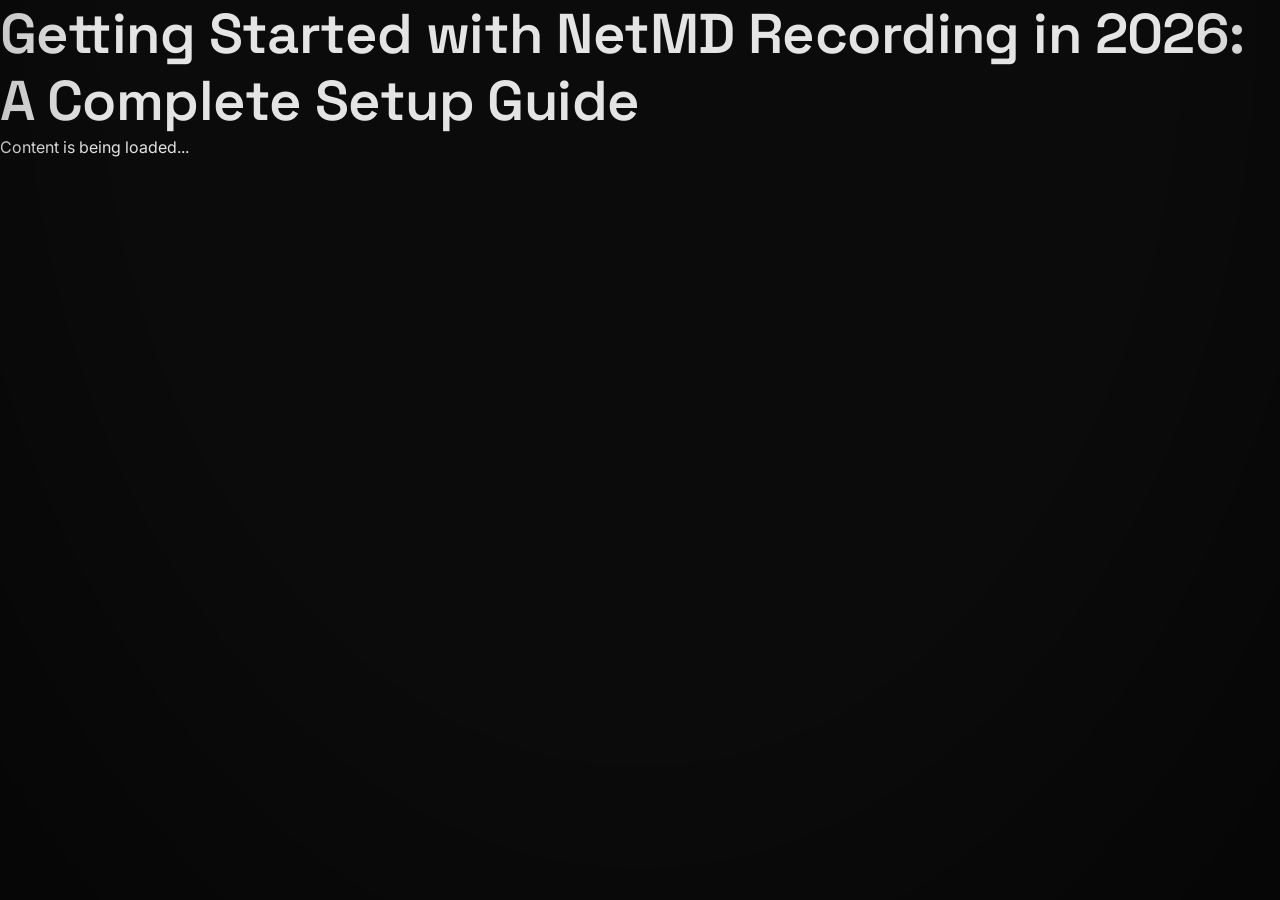
<file: minidisc/getting-started-with-netmd-recording.html>
<!DOCTYPE html>
<html lang="en">
<head>
  <meta charset="UTF-8">
  <meta name="viewport" content="width=device-width, initial-scale=1.0">
  <title>Getting Started with NetMD Recording in 2026: A Complete Setup Guide</title>
  <meta name="description" content="Everything you need to set up a NetMD MiniDisc workflow in 2026.">
  <link rel="canonical" href="https://maffermusic.com/minidisc/getting-started-with-netmd-recording.html">
  <link rel="stylesheet" href="../css/style.css">
</head>
<body>
<article class="blog-post">
  <h1>Getting Started with NetMD Recording in 2026: A Complete Setup Guide</h1>
  <p>Content is being loaded...</p>
</article>
</body>
</html>
</file>
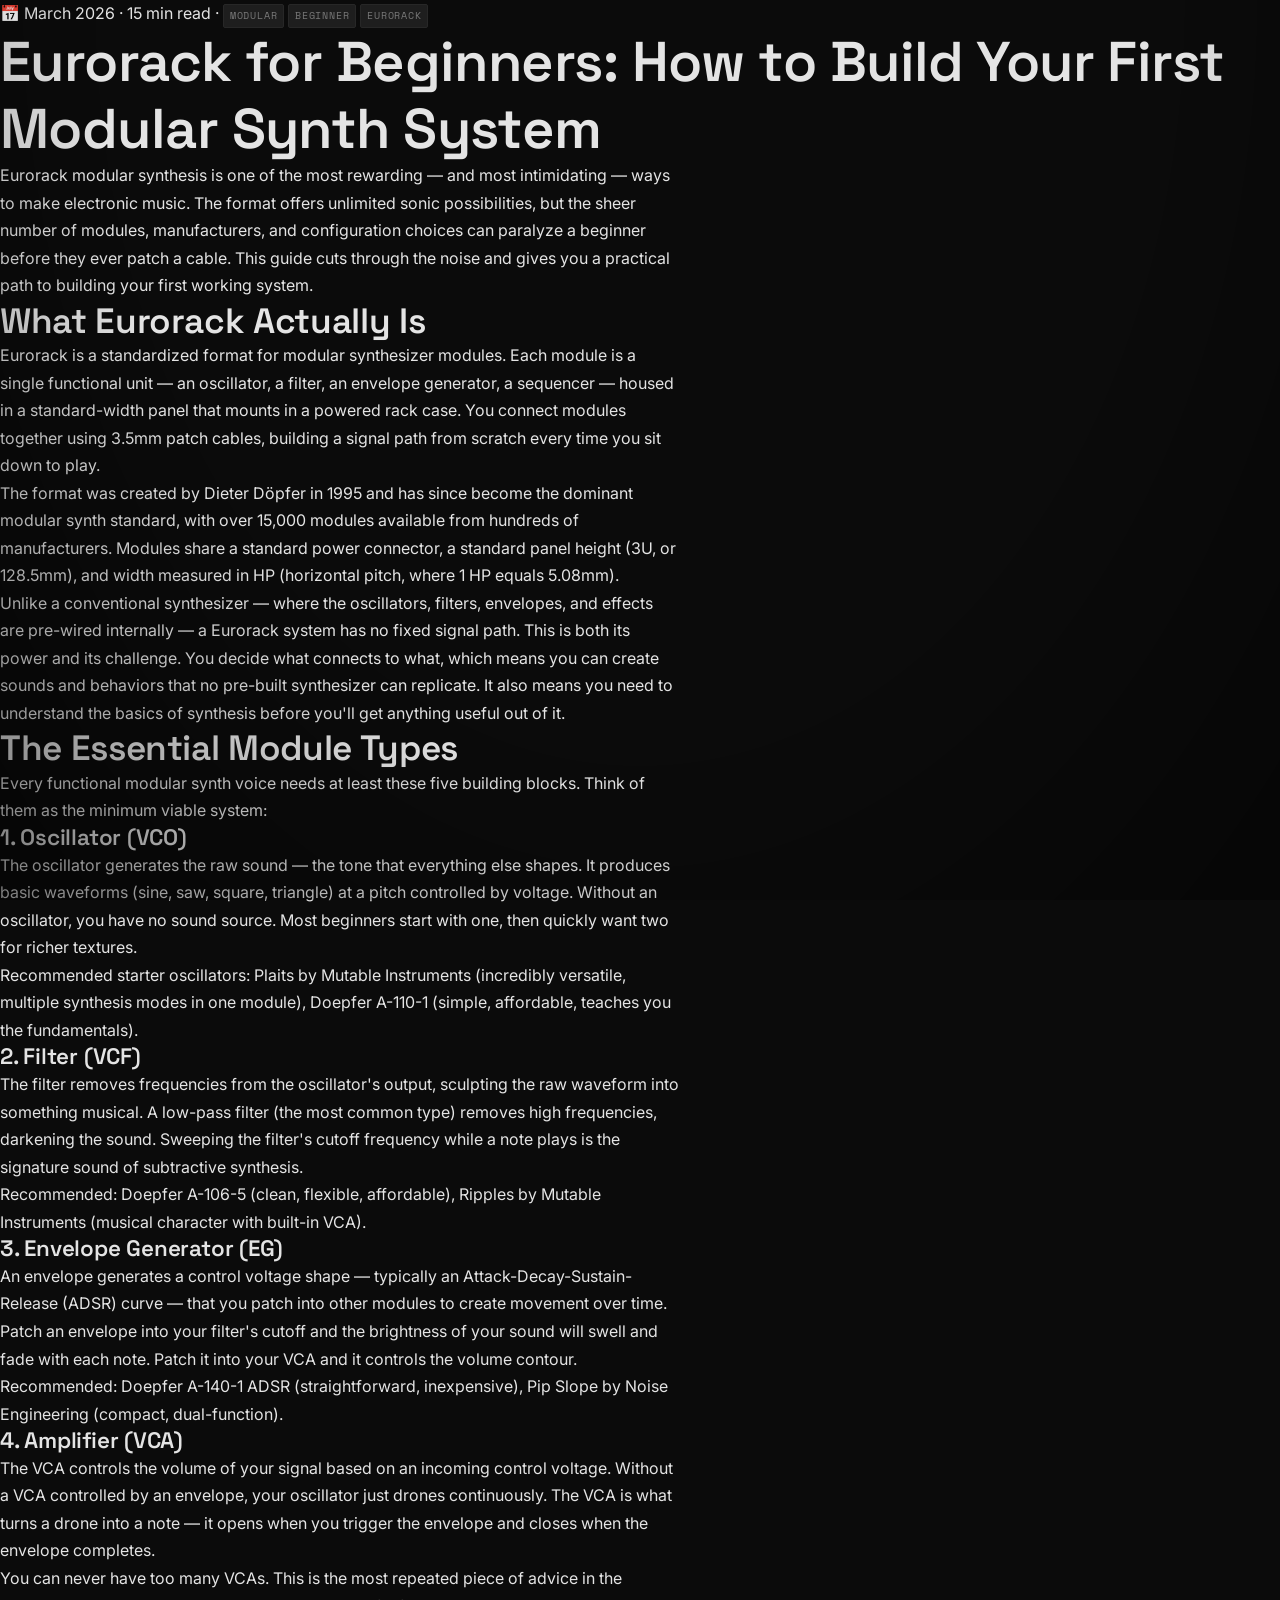
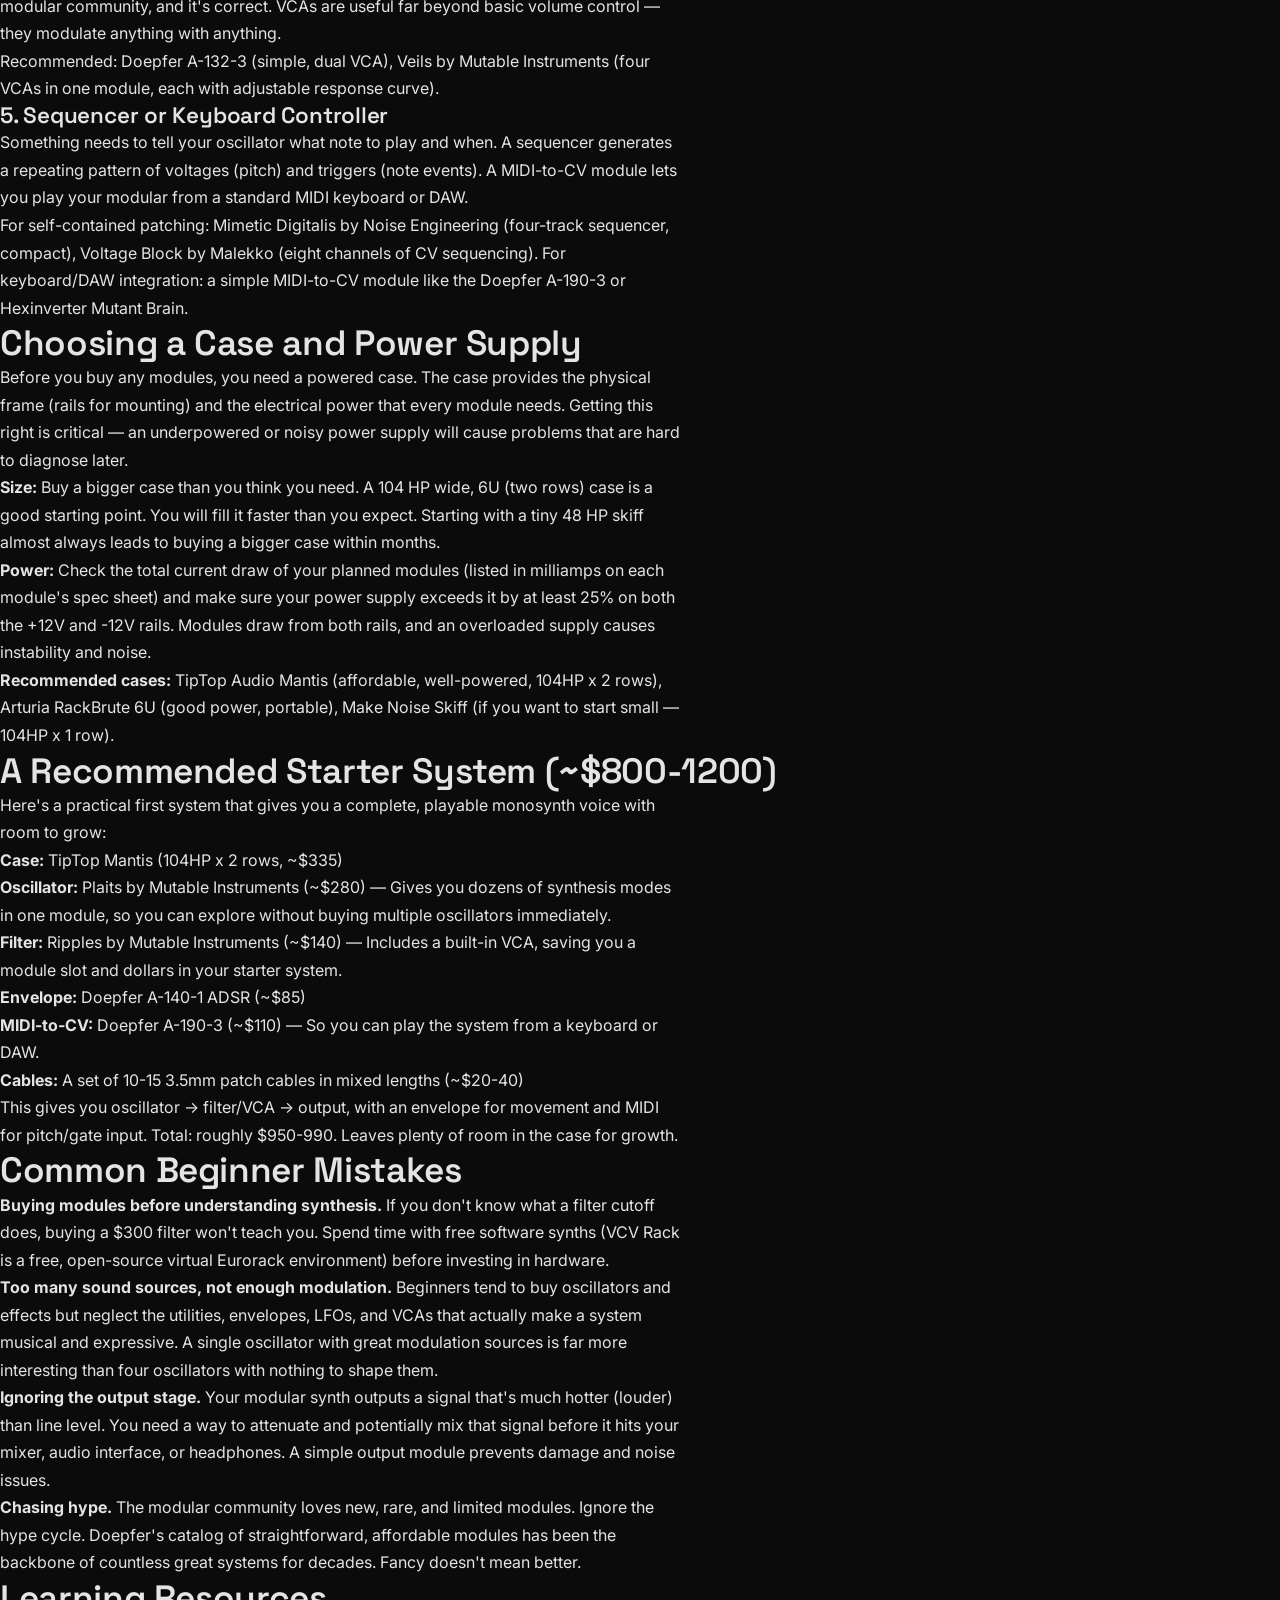
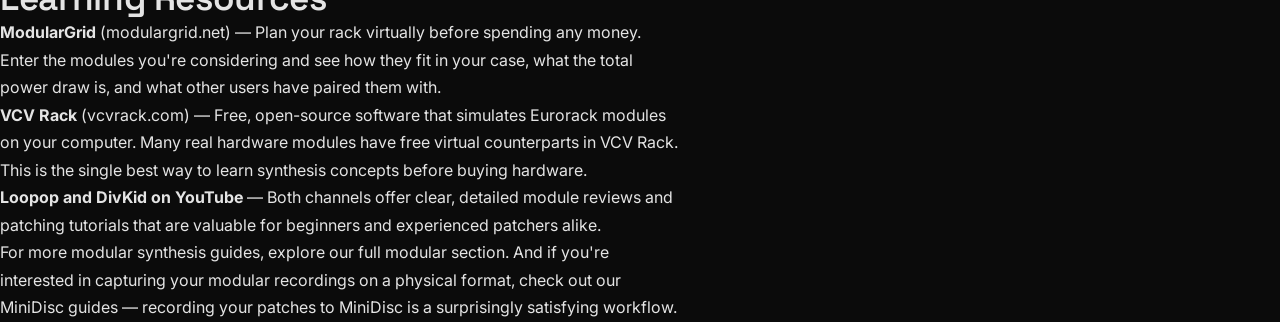
<file: modular/eurorack-for-beginners.html>
<!DOCTYPE html>
<html lang="en">
<head>
  <meta charset="UTF-8">
  <meta name="viewport" content="width=device-width, initial-scale=1.0">
  <title>Eurorack for Beginners: How to Build Your First Modular Synth System</title>
  <meta name="description" content="A practical guide to starting your first Eurorack modular synthesizer system. Covers essential module types, budgeting, rack selection, and a recommended starter build.">
  <meta name="keywords" content="eurorack for beginners, first modular synth, how to start eurorack, beginner modular synthesizer, eurorack starter system, modular synth guide">
  <link rel="canonical" href="https://maffermusic.com/modular/eurorack-for-beginners.html">

  <meta property="og:title" content="Eurorack for Beginners: How to Build Your First Modular Synth System">
  <meta property="og:description" content="Practical guide to starting your first Eurorack system — essential modules, budgeting, and a recommended starter build.">
  <meta property="og:type" content="article">
  <meta property="og:url" content="https://maffermusic.com/modular/eurorack-for-beginners.html">

  <script type="application/ld+json">
  {
    "@context": "https://schema.org",
    "@type": "Article",
    "headline": "Eurorack for Beginners: How to Build Your First Modular Synth System",
    "description": "A practical guide to building your first Eurorack modular synthesizer system, covering essential module types, budgeting, rack selection, and starter builds.",
    "author": { "@type": "Person", "name": "Maffer Music" },
    "publisher": { "@type": "Organization", "name": "Maffer Music", "url": "https://maffermusic.com" },
    "datePublished": "2026-03-23",
    "dateModified": "2026-03-23",
    "mainEntityOfPage": "https://maffermusic.com/modular/eurorack-for-beginners.html"
  }
  </script>

  <link rel="stylesheet" href="../css/style.css">
</head>
<body>

<article class="blog-post">

  <header class="blog-post__header">
    <p class="blog-post__meta">📅 March 2026 · 15 min read · <span class="tag">Modular</span> <span class="tag">Beginner</span> <span class="tag">Eurorack</span></p>
    <h1>Eurorack for Beginners: How to Build Your First Modular Synth System</h1>
    <p class="blog-post__intro">Eurorack modular synthesis is one of the most rewarding — and most intimidating — ways to make electronic music. The format offers unlimited sonic possibilities, but the sheer number of modules, manufacturers, and configuration choices can paralyze a beginner before they ever patch a cable. This guide cuts through the noise and gives you a practical path to building your first working system.</p>
  </header>

  <section>
    <h2>What Eurorack Actually Is</h2>
    <p>Eurorack is a standardized format for modular synthesizer modules. Each module is a single functional unit — an oscillator, a filter, an envelope generator, a sequencer — housed in a standard-width panel that mounts in a powered rack case. You connect modules together using 3.5mm patch cables, building a signal path from scratch every time you sit down to play.</p>
    <p>The format was created by Dieter Döpfer in 1995 and has since become the dominant modular synth standard, with over 15,000 modules available from hundreds of manufacturers. Modules share a standard power connector, a standard panel height (3U, or 128.5mm), and width measured in HP (horizontal pitch, where 1 HP equals 5.08mm).</p>
    <p>Unlike a conventional synthesizer — where the oscillators, filters, envelopes, and effects are pre-wired internally — a Eurorack system has no fixed signal path. This is both its power and its challenge. You decide what connects to what, which means you can create sounds and behaviors that no pre-built synthesizer can replicate. It also means you need to understand the basics of synthesis before you'll get anything useful out of it.</p>
  </section>

  <section>
    <h2>The Essential Module Types</h2>
    <p>Every functional modular synth voice needs at least these five building blocks. Think of them as the minimum viable system:</p>

    <h3>1. Oscillator (VCO)</h3>
    <p>The oscillator generates the raw sound — the tone that everything else shapes. It produces basic waveforms (sine, saw, square, triangle) at a pitch controlled by voltage. Without an oscillator, you have no sound source. Most beginners start with one, then quickly want two for richer textures.</p>
    <p>Recommended starter oscillators: Plaits by Mutable Instruments (incredibly versatile, multiple synthesis modes in one module), Doepfer A-110-1 (simple, affordable, teaches you the fundamentals).</p>

    <h3>2. Filter (VCF)</h3>
    <p>The filter removes frequencies from the oscillator's output, sculpting the raw waveform into something musical. A low-pass filter (the most common type) removes high frequencies, darkening the sound. Sweeping the filter's cutoff frequency while a note plays is the signature sound of subtractive synthesis.</p>
    <p>Recommended: Doepfer A-106-5 (clean, flexible, affordable), Ripples by Mutable Instruments (musical character with built-in VCA).</p>

    <h3>3. Envelope Generator (EG)</h3>
    <p>An envelope generates a control voltage shape — typically an Attack-Decay-Sustain-Release (ADSR) curve — that you patch into other modules to create movement over time. Patch an envelope into your filter's cutoff and the brightness of your sound will swell and fade with each note. Patch it into your VCA and it controls the volume contour.</p>
    <p>Recommended: Doepfer A-140-1 ADSR (straightforward, inexpensive), Pip Slope by Noise Engineering (compact, dual-function).</p>

    <h3>4. Amplifier (VCA)</h3>
    <p>The VCA controls the volume of your signal based on an incoming control voltage. Without a VCA controlled by an envelope, your oscillator just drones continuously. The VCA is what turns a drone into a note — it opens when you trigger the envelope and closes when the envelope completes.</p>
    <p>You can never have too many VCAs. This is the most repeated piece of advice in the modular community, and it's correct. VCAs are useful far beyond basic volume control — they modulate anything with anything.</p>
    <p>Recommended: Doepfer A-132-3 (simple, dual VCA), Veils by Mutable Instruments (four VCAs in one module, each with adjustable response curve).</p>

    <h3>5. Sequencer or Keyboard Controller</h3>
    <p>Something needs to tell your oscillator what note to play and when. A sequencer generates a repeating pattern of voltages (pitch) and triggers (note events). A MIDI-to-CV module lets you play your modular from a standard MIDI keyboard or DAW.</p>
    <p>For self-contained patching: Mimetic Digitalis by Noise Engineering (four-track sequencer, compact), Voltage Block by Malekko (eight channels of CV sequencing). For keyboard/DAW integration: a simple MIDI-to-CV module like the Doepfer A-190-3 or Hexinverter Mutant Brain.</p>
  </section>

  <section>
    <h2>Choosing a Case and Power Supply</h2>
    <p>Before you buy any modules, you need a powered case. The case provides the physical frame (rails for mounting) and the electrical power that every module needs. Getting this right is critical — an underpowered or noisy power supply will cause problems that are hard to diagnose later.</p>
    <p><strong>Size:</strong> Buy a bigger case than you think you need. A 104 HP wide, 6U (two rows) case is a good starting point. You will fill it faster than you expect. Starting with a tiny 48 HP skiff almost always leads to buying a bigger case within months.</p>
    <p><strong>Power:</strong> Check the total current draw of your planned modules (listed in milliamps on each module's spec sheet) and make sure your power supply exceeds it by at least 25% on both the +12V and -12V rails. Modules draw from both rails, and an overloaded supply causes instability and noise.</p>
    <p><strong>Recommended cases:</strong> TipTop Audio Mantis (affordable, well-powered, 104HP x 2 rows), Arturia RackBrute 6U (good power, portable), Make Noise Skiff (if you want to start small — 104HP x 1 row).</p>
  </section>

  <section>
    <h2>A Recommended Starter System (~$800-1200)</h2>
    <p>Here's a practical first system that gives you a complete, playable monosynth voice with room to grow:</p>
    <p><strong>Case:</strong> TipTop Mantis (104HP x 2 rows, ~$335)</p>
    <p><strong>Oscillator:</strong> Plaits by Mutable Instruments (~$280) — Gives you dozens of synthesis modes in one module, so you can explore without buying multiple oscillators immediately.</p>
    <p><strong>Filter:</strong> Ripples by Mutable Instruments (~$140) — Includes a built-in VCA, saving you a module slot and dollars in your starter system.</p>
    <p><strong>Envelope:</strong> Doepfer A-140-1 ADSR (~$85)</p>
    <p><strong>MIDI-to-CV:</strong> Doepfer A-190-3 (~$110) — So you can play the system from a keyboard or DAW.</p>
    <p><strong>Cables:</strong> A set of 10-15 3.5mm patch cables in mixed lengths (~$20-40)</p>
    <p>This gives you oscillator → filter/VCA → output, with an envelope for movement and MIDI for pitch/gate input. Total: roughly $950-990. Leaves plenty of room in the case for growth.</p>
  </section>

  <section>
    <h2>Common Beginner Mistakes</h2>
    <p><strong>Buying modules before understanding synthesis.</strong> If you don't know what a filter cutoff does, buying a $300 filter won't teach you. Spend time with free software synths (VCV Rack is a free, open-source virtual Eurorack environment) before investing in hardware.</p>
    <p><strong>Too many sound sources, not enough modulation.</strong> Beginners tend to buy oscillators and effects but neglect the utilities, envelopes, LFOs, and VCAs that actually make a system musical and expressive. A single oscillator with great modulation sources is far more interesting than four oscillators with nothing to shape them.</p>
    <p><strong>Ignoring the output stage.</strong> Your modular synth outputs a signal that's much hotter (louder) than line level. You need a way to attenuate and potentially mix that signal before it hits your mixer, audio interface, or headphones. A simple output module prevents damage and noise issues.</p>
    <p><strong>Chasing hype.</strong> The modular community loves new, rare, and limited modules. Ignore the hype cycle. Doepfer's catalog of straightforward, affordable modules has been the backbone of countless great systems for decades. Fancy doesn't mean better.</p>
  </section>

  <section>
    <h2>Learning Resources</h2>
    <p><strong>ModularGrid</strong> (modulargrid.net) — Plan your rack virtually before spending any money. Enter the modules you're considering and see how they fit in your case, what the total power draw is, and what other users have paired them with.</p>
    <p><strong>VCV Rack</strong> (vcvrack.com) — Free, open-source software that simulates Eurorack modules on your computer. Many real hardware modules have free virtual counterparts in VCV Rack. This is the single best way to learn synthesis concepts before buying hardware.</p>
    <p><strong>Loopop and DivKid on YouTube</strong> — Both channels offer clear, detailed module reviews and patching tutorials that are valuable for beginners and experienced patchers alike.</p>
    <p>For more modular synthesis guides, explore our <a href="https://maffermusic.com/modular/">full modular section</a>. And if you're interested in capturing your modular recordings on a physical format, check out our <a href="https://maffermusic.com/minidisc/">MiniDisc guides</a> — recording your patches to MiniDisc is a surprisingly satisfying workflow.</p>
  </section>

</article>

</body>
</html>
</file>
<file: css/style.css>
/* ============================================================
   MAFFER MUSIC — Stylesheet
   Minimal · Atmospheric · Dark
   ============================================================ */

@import url('https://fonts.googleapis.com/css2?family=Space+Mono:ital,wght@0,400;0,700;1,400&family=Space+Grotesk:wght@300;400;500;600;700&family=Inter:ital,wght@0,300;0,400;0,500;1,300&display=swap');

/* ── Design Tokens ─────────────────────────────────────────── */
:root {
  --bg:          #0b0b0b;
  --surface:     #161616;
  --surface-2:   #1e1e1e;
  --border:      #272727;
  --border-2:    #333333;

  --text:        #e4e4e4;
  --text-muted:  #787878;
  --text-dim:    #3f3f3f;

  /* Section accent colours */
  --accent:      #c07c35;   /* warm amber — default / minidisc */
  --accent-dim:  rgba(192, 124, 53, 0.10);
  --accent-mid:  rgba(192, 124, 53, 0.25);
  --green:       #4d9e72;   /* modular */
  --green-dim:   rgba(77, 158, 114, 0.10);
  --green-mid:   rgba(77, 158, 114, 0.25);
  --blue:        #4f7fad;   /* distribution / future */
  --blue-dim:    rgba(79, 127, 173, 0.10);

  --font-mono:    'Space Mono', monospace;
  --font-display: 'Space Grotesk', sans-serif;
  --font-body:    'Inter', system-ui, sans-serif;

  --max-w:   1160px;
  --nav-h:   64px;
  --radius:  4px;
  --gap:     2rem;
  --gap-sm:  1rem;
}

/* ── Reset ─────────────────────────────────────────────────── */
*, *::before, *::after { box-sizing: border-box; margin: 0; padding: 0; }

html { scroll-behavior: smooth; }

body {
  background: var(--bg);
  color: var(--text);
  font-family: var(--font-body);
  font-size: 16px;
  line-height: 1.72;
  -webkit-font-smoothing: antialiased;
  -moz-osx-font-smoothing: grayscale;
}

/* Subtle vignette */
body::after {
  content: '';
  position: fixed;
  inset: 0;
  background: radial-gradient(ellipse at 50% 0%, transparent 60%, rgba(0,0,0,0.45) 100%);
  pointer-events: none;
  z-index: 0;
}

a { color: inherit; text-decoration: none; }
img { max-width: 100%; height: auto; display: block; }
ul { list-style: none; }

/* ── Typography ────────────────────────────────────────────── */
h1, h2, h3, h4 {
  font-family: var(--font-display);
  font-weight: 600;
  line-height: 1.2;
  letter-spacing: -0.01em;
}

h1 { font-size: clamp(2rem, 5vw, 3.5rem); }
h2 { font-size: clamp(1.5rem, 3vw, 2.2rem); }
h3 { font-size: clamp(1.1rem, 2vw, 1.4rem); }
h4 { font-size: 1rem; font-weight: 500; }

p { max-width: 68ch; }

.mono { font-family: var(--font-mono); }

/* ── Layout Utilities ──────────────────────────────────────── */
.container {
  max-width: var(--max-w);
  margin: 0 auto;
  padding: 0 1.5rem;
}

.grid-2 { display: grid; grid-template-columns: repeat(2, 1fr); gap: var(--gap); }
.grid-3 { display: grid; grid-template-columns: repeat(3, 1fr); gap: var(--gap); }

.sr-only {
  position: absolute; width: 1px; height: 1px;
  padding: 0; margin: -1px; overflow: hidden;
  clip: rect(0,0,0,0); white-space: nowrap; border: 0;
}

/* ── Label / Tag ───────────────────────────────────────────── */
.label {
  font-family: var(--font-mono);
  font-size: 0.68rem;
  letter-spacing: 0.1em;
  text-transform: uppercase;
  color: var(--text-muted);
}

.tag {
  display: inline-block;
  font-family: var(--font-mono);
  font-size: 0.65rem;
  letter-spacing: 0.08em;
  text-transform: uppercase;
  padding: 0.2em 0.55em;
  border-radius: 2px;
  background: var(--surface-2);
  color: var(--text-muted);
  border: 1px solid var(--border);
}

.tag--amber { color: var(--accent); background: var(--accent-dim); border-color: var(--accent-mid); }
.tag--green { color: var(--green); background: var(--green-dim); border-color: var(--green-mid); }

/* ── Navigation ────────────────────────────────────────────── */
.nav {
  position: sticky;
  top: 0;
  z-index: 100;
  height: var(--nav-h);
  background: rgba(11, 11, 11, 0.92);
  backdrop-filter: blur(12px);
  -webkit-backdrop-filter: blur(12px);
  border-bottom: 1px solid var(--border);
  display: flex;
  align-items: center;
}

.nav__inner {
  width: 100%;
  max-width: var(--max-w);
  margin: 0 auto;
  padding: 0 1.5rem;
  display: flex;
  align-items: center;
  justify-content: space-between;
  gap: 2rem;
}

.nav__logo {
  font-family: var(--font-mono);
  font-size: 0.9rem;
  font-weight: 700;
  letter-spacing: 0.12em;
  text-transform: uppercase;
  color: var(--text);
  white-space: nowrap;
  transition: color 0.2s;
}
.nav__logo:hover { color: var(--accent); }
.nav__logo span { color: var(--accent); }

.nav__links {
  display: flex;
  align-items: center;
  gap: 0.25rem;
}

.nav__link {
  font-family: var(--font-mono);
  font-size: 0.72rem;
  letter-spacing: 0.07em;
  text-transform: uppercase;
  color: var(--text-muted);
  padding: 0.4em 0.75em;
  border-radius: var(--radius);
  transition: color 0.15s, background 0.15s;
}
.nav__link:hover { color: var(--text); background: var(--surface-2); }
.nav__link.active { color: var(--text); }
.nav__link.dim { opacity: 0.35; cursor: default; pointer-events: none; }

.nav__toggle {
  display: none;
  flex-direction: column;
  gap: 5px;
  background: none;
  border: none;
  cursor: pointer;
  padding: 4px;
}
.nav__toggle span {
  display: block;
  width: 22px;
  height: 1.5px;
  background: var(--text-muted);
  transition: all 0.2s;
}

/* ── Hero ──────────────────────────────────────────────────── */
.hero {
  position: relative;
  padding: 6rem 0 5rem;
  border-bottom: 1px solid var(--border);
  overflow: hidden;
}

.hero::before {
  content: '';
  position: absolute;
  top: -40%;
  left: 50%;
  transform: translateX(-50%);
  width: 700px;
  height: 400px;
  background: radial-gradient(ellipse at center, rgba(192, 124, 53, 0.07) 0%, transparent 70%);
  pointer-events: none;
}

.hero__eyebrow {
  font-family: var(--font-mono);
  font-size: 0.7rem;
  letter-spacing: 0.15em;
  text-transform: uppercase;
  color: var(--accent);
  margin-bottom: 1.5rem;
}

.hero__title {
  font-size: clamp(2.4rem, 6vw, 4.2rem);
  font-weight: 700;
  letter-spacing: -0.02em;
  line-height: 1.08;
  color: var(--text);
  max-width: 15ch;
  margin-bottom: 1.75rem;
}

.hero__sub {
  font-size: 1.05rem;
  color: var(--text-muted);
  max-width: 52ch;
  line-height: 1.65;
  margin-bottom: 2.5rem;
}

.hero__cta {
  display: inline-flex;
  align-items: center;
  gap: 0.5em;
  font-family: var(--font-mono);
  font-size: 0.75rem;
  letter-spacing: 0.08em;
  text-transform: uppercase;
  color: var(--bg);
  background: var(--accent);
  padding: 0.75em 1.4em;
  border-radius: var(--radius);
  transition: opacity 0.15s, transform 0.15s;
}
.hero__cta:hover { opacity: 0.9; transform: translateY(-1px); }
.hero__cta--ghost {
  color: var(--text-muted);
  background: none;
  border: 1px solid var(--border-2);
}
.hero__cta--ghost:hover { color: var(--text); background: var(--surface); transform: translateY(-1px); }

/* ── Section Header ────────────────────────────────────────── */
.section-header {
  padding: 3.5rem 0 2rem;
  display: flex;
  align-items: flex-end;
  justify-content: space-between;
  gap: 1rem;
  border-bottom: 1px solid var(--border);
  margin-bottom: 2.5rem;
}

.section-header__title {
  font-size: clamp(1.4rem, 3vw, 2rem);
  font-weight: 600;
}

.section-header__link {
  font-family: var(--font-mono);
  font-size: 0.7rem;
  letter-spacing: 0.08em;
  text-transform: uppercase;
  color: var(--text-muted);
  white-space: nowrap;
  transition: color 0.15s;
}
.section-header__link:hover { color: var(--text); }

/* ── Section Stripe (colored top border) ───────────────────── */
.section-stripe--amber { border-top: 2px solid var(--accent); }
.section-stripe--green { border-top: 2px solid var(--green); }

/* ── Feature Cards (large section promo) ──────────────────── */
.feature-grid {
  display: grid;
  grid-template-columns: repeat(3, 1fr);
  gap: 1px;
  background: var(--border);
  border: 1px solid var(--border);
  border-radius: calc(var(--radius) + 2px);
  overflow: hidden;
  margin: 3rem 0;
}

.feature-card {
  background: var(--surface);
  padding: 2rem 1.75rem;
  display: flex;
  flex-direction: column;
  gap: 1rem;
  transition: background 0.2s;
  position: relative;
}
.feature-card:hover { background: var(--surface-2); }

.feature-card__stripe {
  position: absolute;
  top: 0; left: 0; right: 0;
  height: 2px;
}
.feature-card__stripe--amber { background: var(--accent); }
.feature-card__stripe--green { background: var(--green); }
.feature-card__stripe--blue  { background: var(--blue); }

.feature-card__label {
  font-family: var(--font-mono);
  font-size: 0.65rem;
  letter-spacing: 0.12em;
  text-transform: uppercase;
  color: var(--accent);
}
.feature-card__label--green { color: var(--green); }
.feature-card__label--dim   { color: var(--text-dim); }

.feature-card__title {
  font-size: 1.25rem;
  font-weight: 600;
  line-height: 1.25;
}

.feature-card__desc {
  font-size: 0.875rem;
  color: var(--text-muted);
  line-height: 1.6;
  flex: 1;
}

.feature-card__link {
  font-family: var(--font-mono);
  font-size: 0.68rem;
  letter-spacing: 0.08em;
  text-transform: uppercase;
  color: var(--accent);
  display: flex;
  align-items: center;
  gap: 0.4em;
  transition: gap 0.15s;
}
.feature-card__link--green { color: var(--green); }
.feature-card__link:hover { gap: 0.7em; }
.feature-card.dim { opacity: 0.4; pointer-events: none; }

/* ── Article Cards ─────────────────────────────────────────── */
.article-grid {
  display: grid;
  grid-template-columns: repeat(3, 1fr);
  gap: var(--gap);
}

.article-card {
  display: flex;
  flex-direction: column;
  gap: 0.65rem;
  padding: 1.5rem;
  background: var(--surface);
  border: 1px solid var(--border);
  border-radius: var(--radius);
  transition: border-color 0.2s, background 0.2s;
  cursor: pointer;
}
.article-card:hover {
  background: var(--surface-2);
  border-color: var(--border-2);
}

.article-card__tags { display: flex; flex-wrap: wrap; gap: 0.35rem; margin-bottom: 0.25rem; }

.article-card__title {
  font-size: 1rem;
  font-weight: 600;
  line-height: 1.35;
  color: var(--text);
  transition: color 0.15s;
}
.article-card:hover .article-card__title { color: var(--accent); }

.article-card__excerpt {
  font-size: 0.84rem;
  color: var(--text-muted);
  line-height: 1.6;
  flex: 1;
}

.article-card__meta {
  font-family: var(--font-mono);
  font-size: 0.63rem;
  letter-spacing: 0.05em;
  color: var(--text-dim);
  display: flex;
  align-items: center;
  gap: 0.6em;
  margin-top: 0.25rem;
}
.article-card__meta::before {
  content: '';
  display: block;
  width: 1.5rem;
  height: 1px;
  background: var(--border-2);
}

/* ── Page Hero (for inner pages) ──────────────────────────── */
.page-hero {
  padding: 4rem 0 3rem;
  border-bottom: 1px solid var(--border);
}

.page-hero__label {
  font-family: var(--font-mono);
  font-size: 0.68rem;
  letter-spacing: 0.12em;
  text-transform: uppercase;
  color: var(--accent);
  margin-bottom: 1rem;
  display: flex;
  align-items: center;
  gap: 0.5em;
}
.page-hero__label--green { color: var(--green); }
.page-hero__label::before {
  content: '←';
  font-size: 0.8em;
  opacity: 0.6;
}

.page-hero__title {
  font-size: clamp(2rem, 5vw, 3.2rem);
  font-weight: 700;
  margin-bottom: 1rem;
}

.page-hero__desc {
  font-size: 1rem;
  color: var(--text-muted);
  max-width: 58ch;
  line-height: 1.65;
}

/* ── Featured Article (large format) ──────────────────────── */
.featured-article {
  padding: 2rem;
  background: var(--surface);
  border: 1px solid var(--border);
  border-radius: var(--radius);
  display: grid;
  grid-template-columns: 1fr 1fr;
  gap: 2rem;
  align-items: center;
  margin-bottom: 3rem;
  position: relative;
  overflow: hidden;
  transition: background 0.2s;
}
.featured-article:hover { background: var(--surface-2); }

.featured-article__badge {
  position: absolute;
  top: 1.25rem;
  right: 1.25rem;
  font-family: var(--font-mono);
  font-size: 0.6rem;
  letter-spacing: 0.1em;
  text-transform: uppercase;
  color: var(--bg);
  background: var(--accent);
  padding: 0.25em 0.6em;
  border-radius: 2px;
}
.featured-article__badge--green { background: var(--green); }

.featured-article__label {
  font-family: var(--font-mono);
  font-size: 0.68rem;
  letter-spacing: 0.1em;
  text-transform: uppercase;
  color: var(--accent);
  margin-bottom: 0.75rem;
}
.featured-article__label--green { color: var(--green); }

.featured-article__title {
  font-size: clamp(1.3rem, 2.5vw, 1.8rem);
  font-weight: 700;
  line-height: 1.2;
  margin-bottom: 1rem;
}

.featured-article__desc {
  font-size: 0.9rem;
  color: var(--text-muted);
  line-height: 1.65;
  margin-bottom: 1.5rem;
}

.featured-article__cta {
  font-family: var(--font-mono);
  font-size: 0.7rem;
  letter-spacing: 0.08em;
  text-transform: uppercase;
  color: var(--accent);
  display: inline-flex;
  align-items: center;
  gap: 0.4em;
  transition: gap 0.15s;
}
.featured-article__cta--green { color: var(--green); }
.featured-article__cta:hover { gap: 0.7em; }

.featured-article__visual {
  background: var(--surface-2);
  border: 1px solid var(--border);
  border-radius: 2px;
  aspect-ratio: 4/3;
  display: flex;
  align-items: center;
  justify-content: center;
  font-family: var(--font-mono);
  font-size: 0.65rem;
  color: var(--text-dim);
  letter-spacing: 0.08em;
}

/* ── Divider ───────────────────────────────────────────────── */
.divider {
  border: none;
  border-top: 1px solid var(--border);
  margin: 3rem 0;
}

/* ── About Strip ───────────────────────────────────────────── */
.about-strip {
  padding: 4rem 0;
  border-top: 1px solid var(--border);
  display: grid;
  grid-template-columns: 1fr 2fr;
  gap: 3rem;
  align-items: start;
}

.about-strip__label {
  font-family: var(--font-mono);
  font-size: 0.7rem;
  letter-spacing: 0.12em;
  text-transform: uppercase;
  color: var(--accent);
}

.about-strip__text {
  font-size: 0.95rem;
  color: var(--text-muted);
  line-height: 1.7;
}

/* ── Footer ────────────────────────────────────────────────── */
.footer {
  border-top: 1px solid var(--border);
  padding: 2rem 0;
  display: flex;
  align-items: center;
  justify-content: space-between;
  gap: 1rem;
  flex-wrap: wrap;
}

.footer__logo {
  font-family: var(--font-mono);
  font-size: 0.72rem;
  letter-spacing: 0.12em;
  text-transform: uppercase;
  color: var(--text-dim);
}

.footer__links {
  display: flex;
  gap: 1.5rem;
}

.footer__link {
  font-family: var(--font-mono);
  font-size: 0.65rem;
  letter-spacing: 0.08em;
  text-transform: uppercase;
  color: var(--text-dim);
  transition: color 0.15s;
}
.footer__link:hover { color: var(--text-muted); }

.footer__copy {
  font-family: var(--font-mono);
  font-size: 0.62rem;
  color: var(--text-dim);
  letter-spacing: 0.04em;
}

/* ── Responsive ────────────────────────────────────────────── */
@media (max-width: 900px) {
  .feature-grid    { grid-template-columns: 1fr; }
  .article-grid    { grid-template-columns: repeat(2, 1fr); }
  .featured-article { grid-template-columns: 1fr; }
  .featured-article__visual { display: none; }
  .about-strip     { grid-template-columns: 1fr; gap: 1rem; }
}

@media (max-width: 640px) {
  .nav__links { display: none; flex-direction: column; }
  .nav__links.open {
    display: flex;
    position: absolute;
    top: var(--nav-h);
    left: 0; right: 0;
    background: rgba(11,11,11,0.97);
    border-bottom: 1px solid var(--border);
    padding: 1rem;
    gap: 0.25rem;
  }
  .nav__toggle { display: flex; }
  .article-grid { grid-template-columns: 1fr; }
  .hero { padding: 3.5rem 0 3rem; }
  .section-header { flex-direction: column; align-items: flex-start; }
  .footer { flex-direction: column; gap: 1.5rem; align-items: flex-start; }
}

/* ── Page Section Padding ──────────────────────────────────── */
.section { padding: 3rem 0; }
.section--lg { padding: 4.5rem 0; }
</file>
